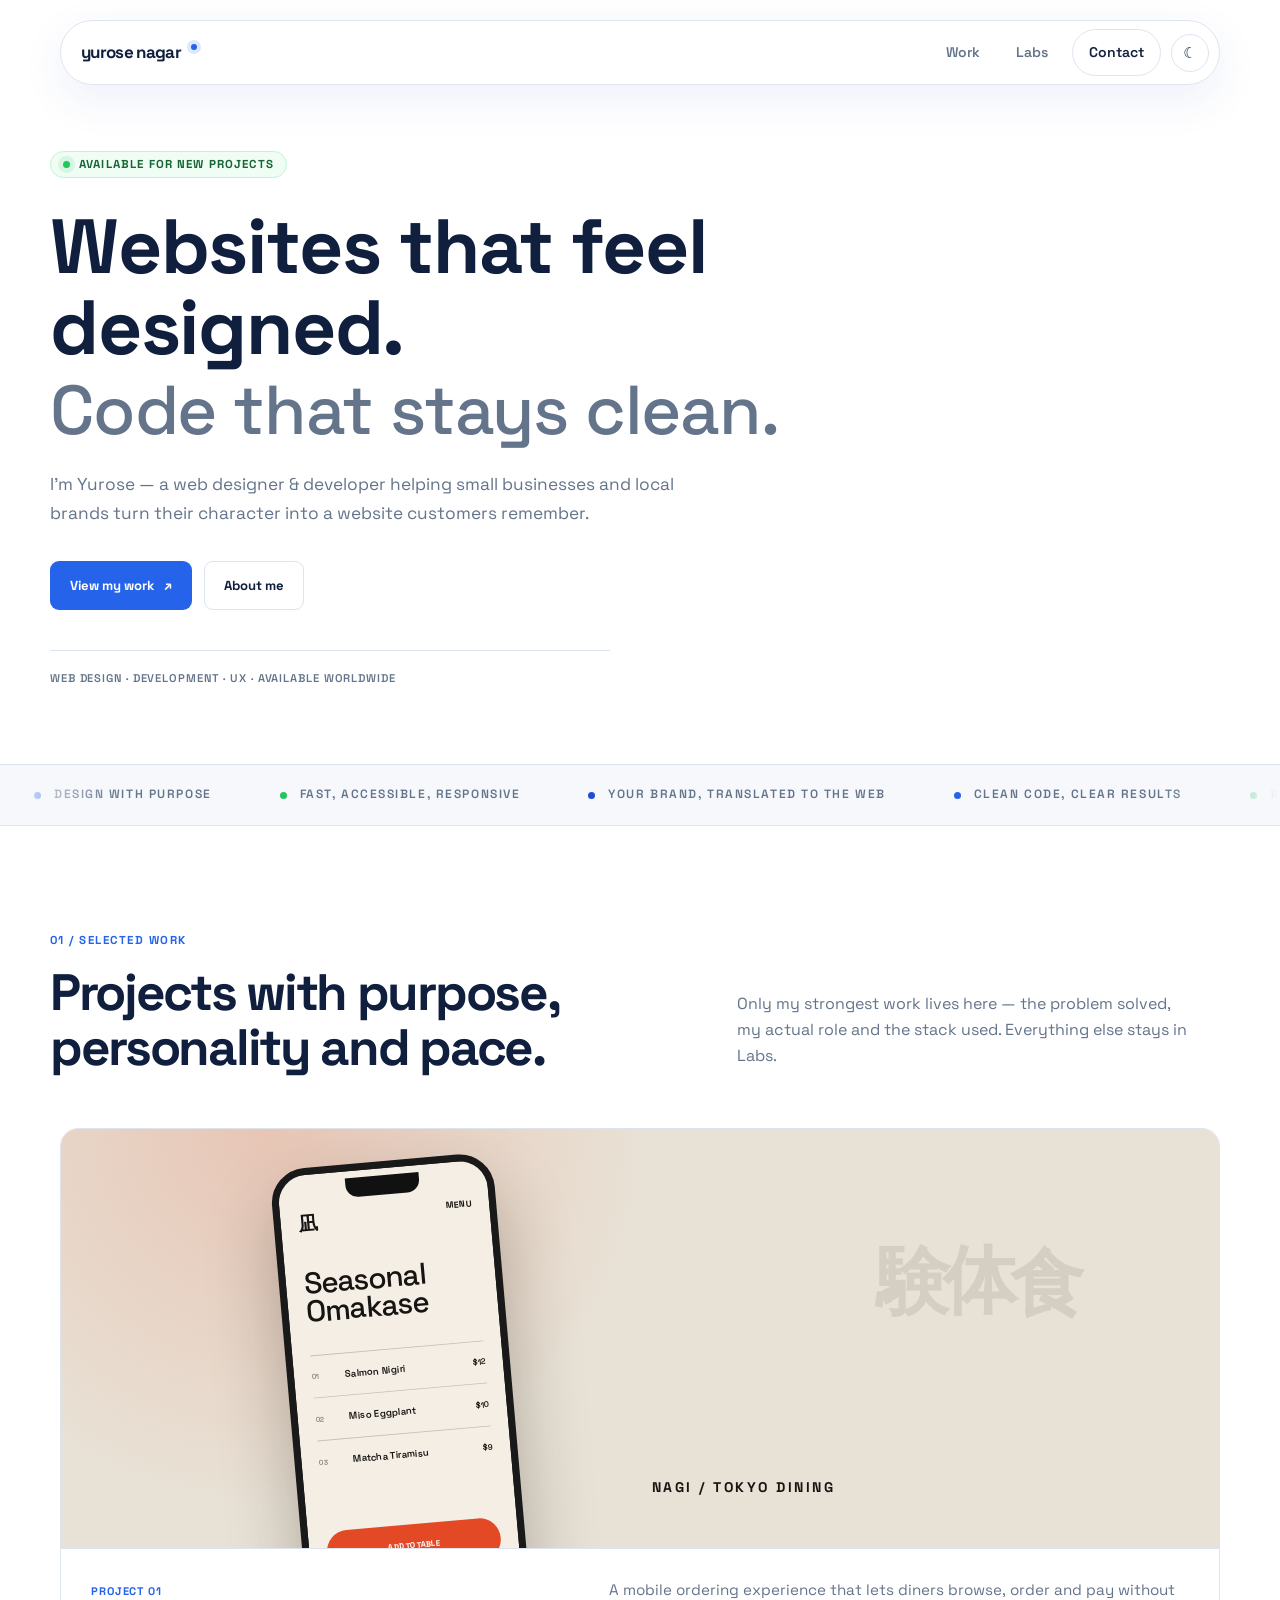
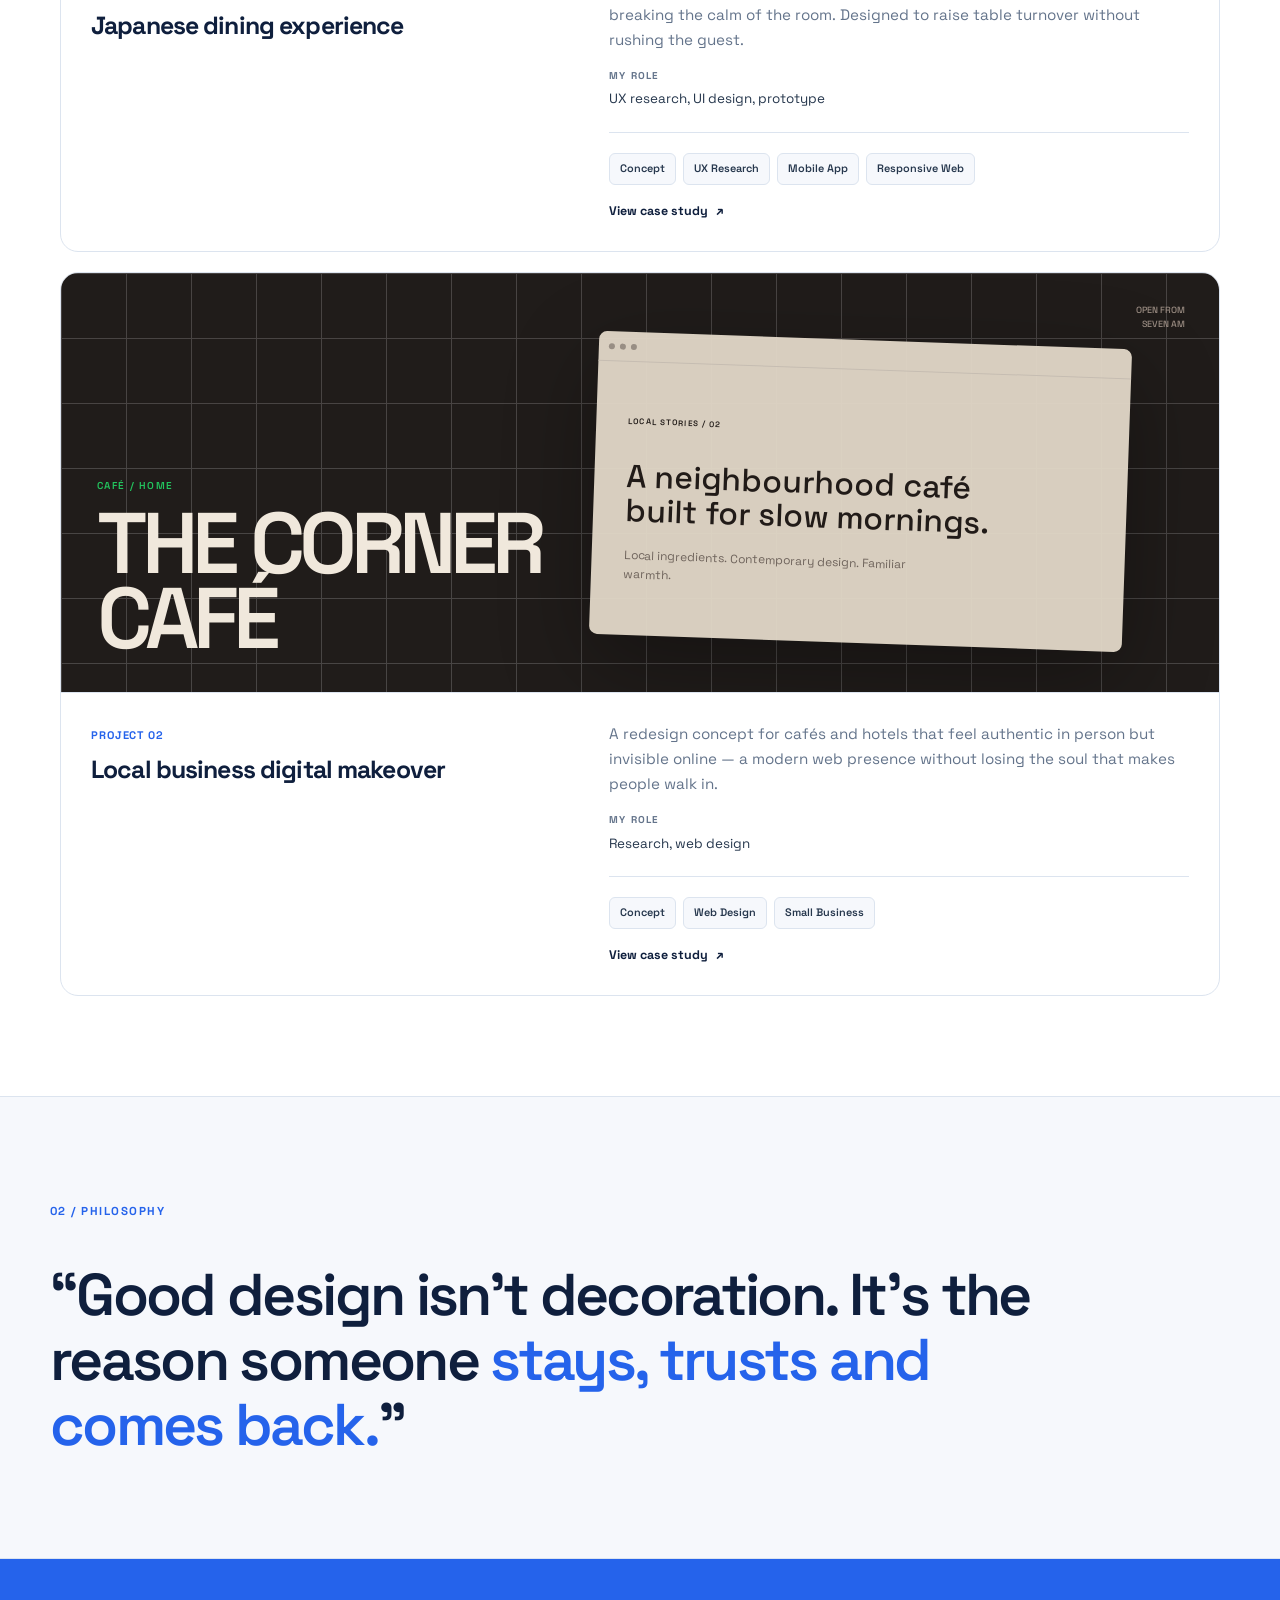
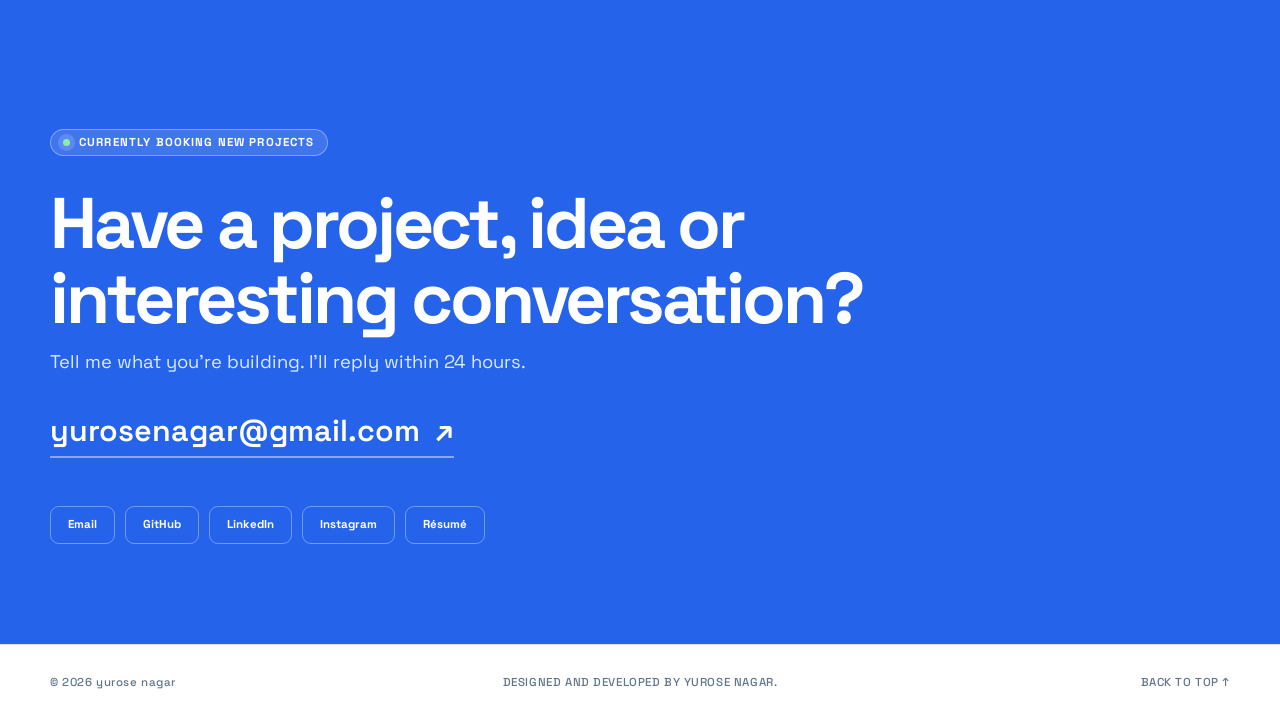
<file: index.html>
<!DOCTYPE html>
<!-- File: index.html -->
<html lang="en">
<head>
  <meta charset="utf-8">
  <meta name="viewport" content="width=device-width, initial-scale=1">
  <meta name="description" content="Yurose Nagar — web designer & developer helping small businesses turn their character into websites customers remember.">
  <meta name="theme-color" content="#ffffff">
  <title>yurose nagar</title>

  <link rel="icon" href="assets/icons/favicon.svg" type="image/svg+xml">
  <link rel="preconnect" href="https://fonts.googleapis.com">
  <link rel="preconnect" href="https://fonts.gstatic.com" crossorigin>
  <link href="https://fonts.googleapis.com/css2?family=Space+Grotesk:wght@400;500;600;700&display=swap" rel="stylesheet">

  <!-- Styles are split by responsibility. Load order matters. -->
  <link rel="stylesheet" href="assets/css/tokens.css">
  <link rel="stylesheet" href="assets/css/base.css">
  <link rel="stylesheet" href="assets/css/layout.css">
  <link rel="stylesheet" href="assets/css/components.css">
  <link rel="stylesheet" href="assets/css/sections/hero.css">
  <link rel="stylesheet" href="assets/css/sections/work.css">
  <link rel="stylesheet" href="assets/css/sections/manifesto.css">
  <link rel="stylesheet" href="assets/css/sections/contact.css">
  <link rel="stylesheet" href="assets/css/sections/page.css">
  <script src="assets/js/features/theme.js"></script>

  <!-- Scripts use a small global namespace so pages also work when opened directly. -->
  <script defer src="assets/js/types/content-types.js"></script>
  <script defer src="assets/js/data/site-content.js"></script>
  <script defer src="assets/js/utils/dom.js"></script>
  <script defer src="assets/js/components/navbar.js"></script>
  <script defer src="assets/js/components/motivation-ticker.js"></script>
  <script defer src="assets/js/components/project-card.js"></script>
  <script defer src="assets/js/components/services.js"></script>
  <script defer src="assets/js/components/journey-timeline.js"></script>
  <script defer src="assets/js/components/journal-list.js"></script>
  <script defer src="assets/js/components/social-links.js"></script>
  <script defer src="assets/js/components/footer.js"></script>
  <script defer src="assets/js/features/navigation.js"></script>
  <script defer src="assets/js/features/reveal.js"></script>
  <script defer src="assets/js/features/placeholders.js"></script>
  <script defer src="assets/js/main.js"></script>
</head>
<body>

<div aria-hidden="true" class="noise"></div>
<div aria-hidden="true" class="orb orb-light-blue"></div>
<div aria-hidden="true" class="orb orb-deep-blue"></div>
<div id="site-navbar"></div>
<main>

<!-- Section 1: Hero -->
<section class="hero section-pad">
<div class="hero-grid shell">
<div class="hero-copy reveal">
<div class="eyebrow"><span class="status-dot"></span> AVAILABLE FOR NEW PROJECTS</div>
<h1>
  <span class="hero-title-primary">Websites that feel designed.</span>
  <span class="hero-title-secondary">Code that stays clean.</span>
</h1>
<p class="hero-lead">I’m Yurose — a web designer &amp; developer helping small businesses and local brands turn their character into a website customers remember.</p>
<div class="hero-actions">
<a class="button button-primary" href="work.html">View my work <span>↗</span></a>
<a class="button button-ghost" href="about.html">About me</a>
</div>
<div class="hero-note">WEB DESIGN · DEVELOPMENT · UX · AVAILABLE WORLDWIDE</div>
</div>
</div>
</section>
<div id="motivation-ticker"></div>

<!-- Section 2: Selected work -->
<section class="section-pad" id="work">
<div class="shell">
<div class="section-heading section-heading--compact reveal">
<div>
<span class="section-index">01 / SELECTED WORK</span>
<h2>Projects with purpose,<br/>personality and pace.</h2>
</div>
<p>Only my strongest work lives here — the problem solved, my actual role and the stack used. Everything else stays in Labs.</p>
</div>
<div class="projects-grid" id="projects-grid"></div>
</div>
</section>

<!-- Section 3: Philosophy -->
<section class="manifesto section-pad">
<div class="shell manifesto-inner reveal">
<span class="section-index">02 / PHILOSOPHY</span>
<blockquote>“Good design isn’t decoration. It’s the reason someone <em>stays, trusts and comes back.</em>”</blockquote>
</div>
</section>

<!-- Section 4: Contact -->
<section class="contact section-pad" id="contact">
<div class="shell contact-inner reveal">
<div class="contact-kicker"><span class="status-dot"></span> CURRENTLY BOOKING NEW PROJECTS</div>
<h2>Have a project, idea or<br/>interesting conversation?</h2>
<p>Tell me what you’re building. I’ll reply within 24 hours.</p>
<a class="contact-email" href="mailto:yurosenagar@gmail.com">yurosenagar@gmail.com <span>↗</span></a>
<div class="social-row" id="social-links"></div>
</div>
</section>

</main>
<div id="site-footer"></div>

</body>
</html>
</file>
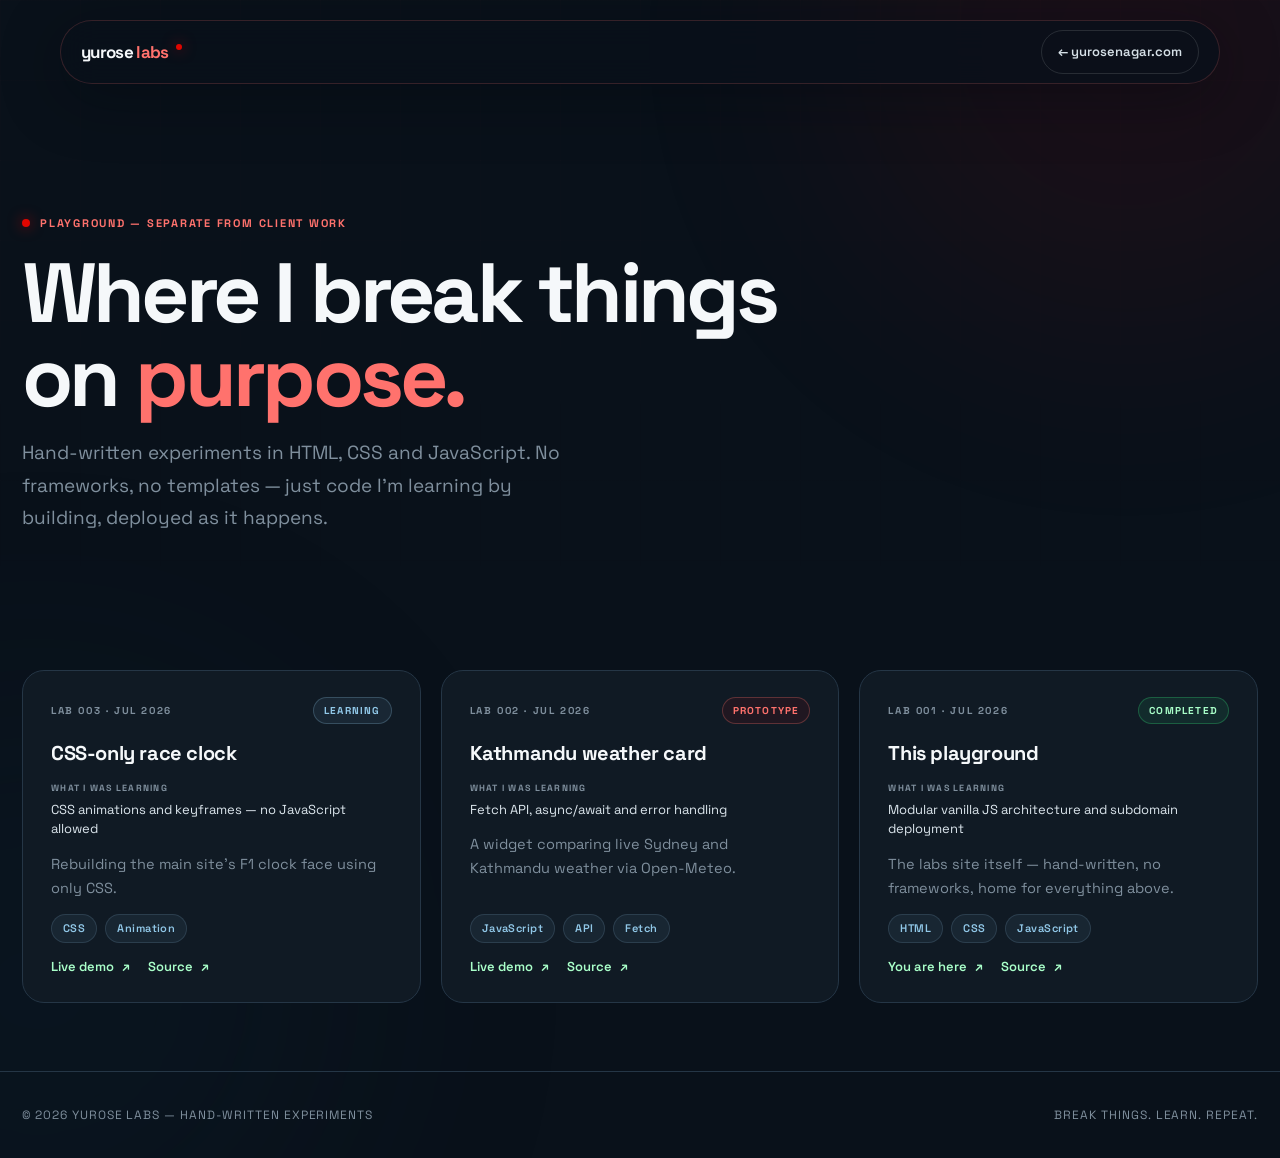
<file: labs/index.html>
<!DOCTYPE html>
<!-- File: labs/index.html -->
<html lang="en">
<head>
  <meta charset="utf-8">
  <meta name="viewport" content="width=device-width, initial-scale=1">
  <meta name="description" content="Yurose Labs — a playground of hand-written HTML, CSS and JavaScript experiments.">
  <meta name="theme-color" content="#09111a">
  <title>yurose labs — playground</title>

  <link rel="icon" href="assets/icons/favicon.svg" type="image/svg+xml">
  <link rel="preconnect" href="https://fonts.googleapis.com">
  <link rel="preconnect" href="https://fonts.gstatic.com" crossorigin>
  <link href="https://fonts.googleapis.com/css2?family=Space+Grotesk:wght@400;500;600;700&display=swap" rel="stylesheet">

  <link rel="stylesheet" href="assets/css/tokens.css">
  <link rel="stylesheet" href="assets/css/base.css">
  <link rel="stylesheet" href="assets/css/labs.css">

  <script defer src="assets/js/data/experiments.js"></script>
  <script defer src="assets/js/utils/dom.js"></script>
  <script defer src="assets/js/components/experiment-card.js"></script>
  <script defer src="assets/js/features/reveal.js"></script>
  <script defer src="assets/js/main.js"></script>
</head>
<body>

<div aria-hidden="true" class="orb orb-red"></div>
<div aria-hidden="true" class="orb orb-deep-blue"></div>

<header class="labs-header">
  <nav class="labs-nav" aria-label="Labs navigation">
    <a class="labs-brand" href="index.html" id="labs-brand">yurose labs</a>
    <a class="labs-back" href="https://yurosenagar.com" id="labs-back">← yurosenagar.com</a>
  </nav>
</header>

<main>
<section class="labs-hero section-pad">
<div class="shell reveal">
<div class="eyebrow"><span class="status-dot"></span> PLAYGROUND — SEPARATE FROM CLIENT WORK</div>
<h1>Where I break things<br/>on <em>purpose.</em></h1>
<p>Hand-written experiments in HTML, CSS and JavaScript. No frameworks, no templates — just code I’m learning by building, deployed as it happens.</p>
</div>
</section>

<section class="section-pad" id="experiments">
<div class="shell">
<div class="experiments-grid" id="experiments-grid"></div>
</div>
</section>
</main>

<footer class="labs-footer">
  <div class="shell">
    <span>© <span id="year"></span> <span id="labs-footer-left"></span></span>
    <span id="labs-footer-right"></span>
  </div>
</footer>

</body>
</html>
</file>
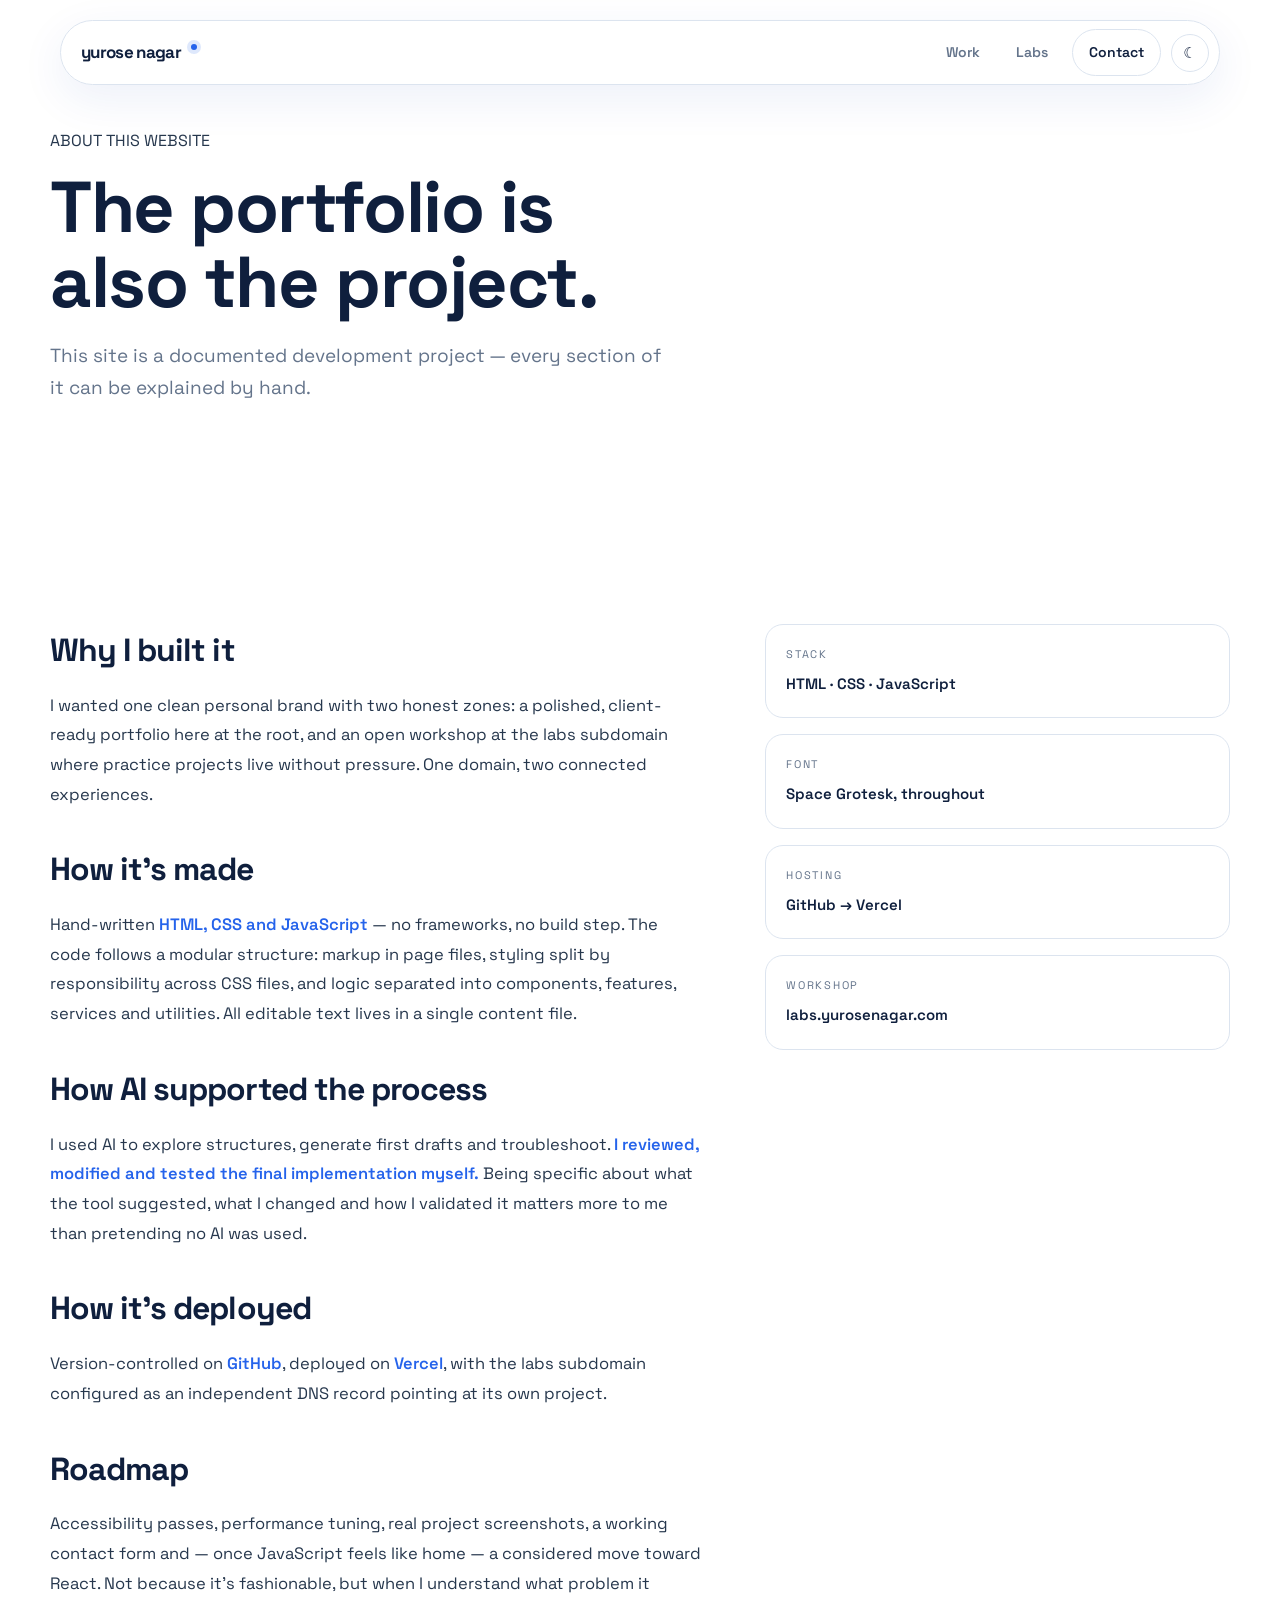
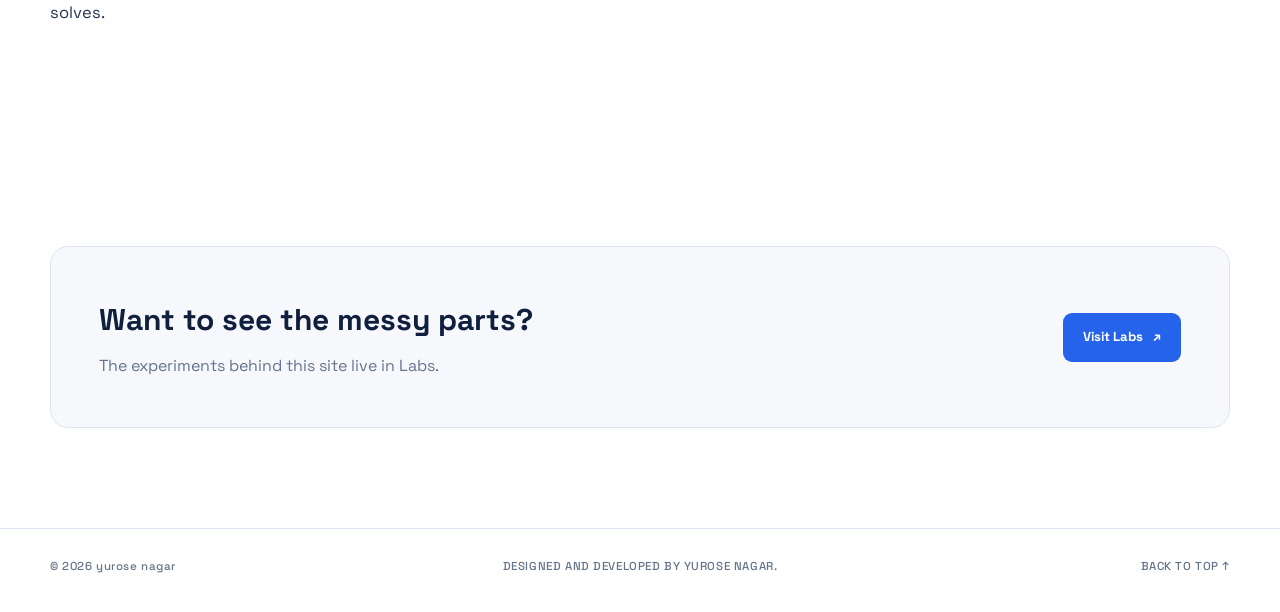
<file: about-this-site.html>
<!DOCTYPE html>
<!-- File: about-this-site.html -->
<html lang="en">
<head>
  <meta charset="utf-8">
  <meta name="viewport" content="width=device-width, initial-scale=1">
  <meta name="description" content="About this website — how yurosenagar.com was designed, built and deployed, including how AI supported the process.">
  <meta name="theme-color" content="#ffffff">
  <title>About this website — yurose nagar</title>

  <link rel="icon" href="assets/icons/favicon.svg" type="image/svg+xml">
  <link rel="preconnect" href="https://fonts.googleapis.com">
  <link rel="preconnect" href="https://fonts.gstatic.com" crossorigin>
  <link href="https://fonts.googleapis.com/css2?family=Space+Grotesk:wght@400;500;600;700&display=swap" rel="stylesheet">

  <link rel="stylesheet" href="assets/css/tokens.css">
  <link rel="stylesheet" href="assets/css/base.css">
  <link rel="stylesheet" href="assets/css/layout.css">
  <link rel="stylesheet" href="assets/css/components.css">
  <link rel="stylesheet" href="assets/css/sections/page.css">
  <script src="assets/js/features/theme.js"></script>

  <script defer src="assets/js/types/content-types.js"></script>
  <script defer src="assets/js/data/site-content.js"></script>
  <script defer src="assets/js/utils/dom.js"></script>
  <script defer src="assets/js/components/navbar.js"></script>
  <script defer src="assets/js/components/motivation-ticker.js"></script>
  <script defer src="assets/js/components/project-card.js"></script>
  <script defer src="assets/js/components/services.js"></script>
  <script defer src="assets/js/components/journey-timeline.js"></script>
  <script defer src="assets/js/components/journal-list.js"></script>
  <script defer src="assets/js/components/social-links.js"></script>
  <script defer src="assets/js/components/footer.js"></script>
  <script defer src="assets/js/features/navigation.js"></script>
  <script defer src="assets/js/features/reveal.js"></script>
  <script defer src="assets/js/features/placeholders.js"></script>
  <script defer src="assets/js/main.js"></script>
</head>
<body>

<div aria-hidden="true" class="noise"></div>
<div aria-hidden="true" class="orb orb-light-blue"></div>
<div aria-hidden="true" class="orb orb-deep-blue"></div>
<div id="site-navbar"></div>
<main>
<section class="page-hero section-pad">
<div class="shell reveal">
<div class="eyebrow"><span class="status-dot"></span> ABOUT THIS WEBSITE</div>
<h1>The portfolio is<br/>also the project.</h1>
<p class="page-lead">This site is a documented development project — every section of it can be explained by hand.</p>
</div>
</section>

<section class="section-pad">
<div class="shell">
<div class="about-grid">
<div class="about-story">
<div class="prose reveal">
<h2>Why I built it</h2>
<p>I wanted one clean personal brand with two honest zones: a polished, client-ready portfolio here at the root, and an open workshop at the labs subdomain where practice projects live without pressure. One domain, two connected experiences.</p>
</div>
<div class="prose reveal">
<h2>How it’s made</h2>
<p>Hand-written <strong>HTML, CSS and JavaScript</strong> — no frameworks, no build step. The code follows a modular structure: markup in page files, styling split by responsibility across CSS files, and logic separated into components, features, services and utilities. All editable text lives in a single content file.</p>
</div>
<div class="prose reveal">
<h2>How AI supported the process</h2>
<p>I used AI to explore structures, generate first drafts and troubleshoot. <strong>I reviewed, modified and tested the final implementation myself.</strong> Being specific about what the tool suggested, what I changed and how I validated it matters more to me than pretending no AI was used.</p>
</div>
<div class="prose reveal">
<h2>How it’s deployed</h2>
<p>Version-controlled on <strong>GitHub</strong>, deployed on <strong>Vercel</strong>, with the labs subdomain configured as an independent DNS record pointing at its own project.</p>
</div>
<div class="prose reveal">
<h2>Roadmap</h2>
<p>Accessibility passes, performance tuning, real project screenshots, a working contact form and — once JavaScript feels like home — a considered move toward React. Not because it’s fashionable, but when I understand what problem it solves.</p>
</div>
</div>
<div class="about-facts reveal">
<div class="about-fact"><span>STACK</span><strong>HTML · CSS · JavaScript</strong></div>
<div class="about-fact"><span>FONT</span><strong>Space Grotesk, throughout</strong></div>
<div class="about-fact"><span>HOSTING</span><strong>GitHub → Vercel</strong></div>
<div class="about-fact"><span>WORKSHOP</span><strong>labs.yurosenagar.com</strong></div>
</div>
</div>
</div>
</section>

<section class="section-pad">
<div class="shell reveal">
<div class="cta-band">
<div>
<h2>Want to see the messy parts?</h2>
<p>The experiments behind this site live in Labs.</p>
</div>
<a class="button button-primary" href="labs/index.html">Visit Labs <span>↗</span></a>
</div>
</div>
</section>
</main>
<div id="site-footer"></div>

</body>
</html>
</file>
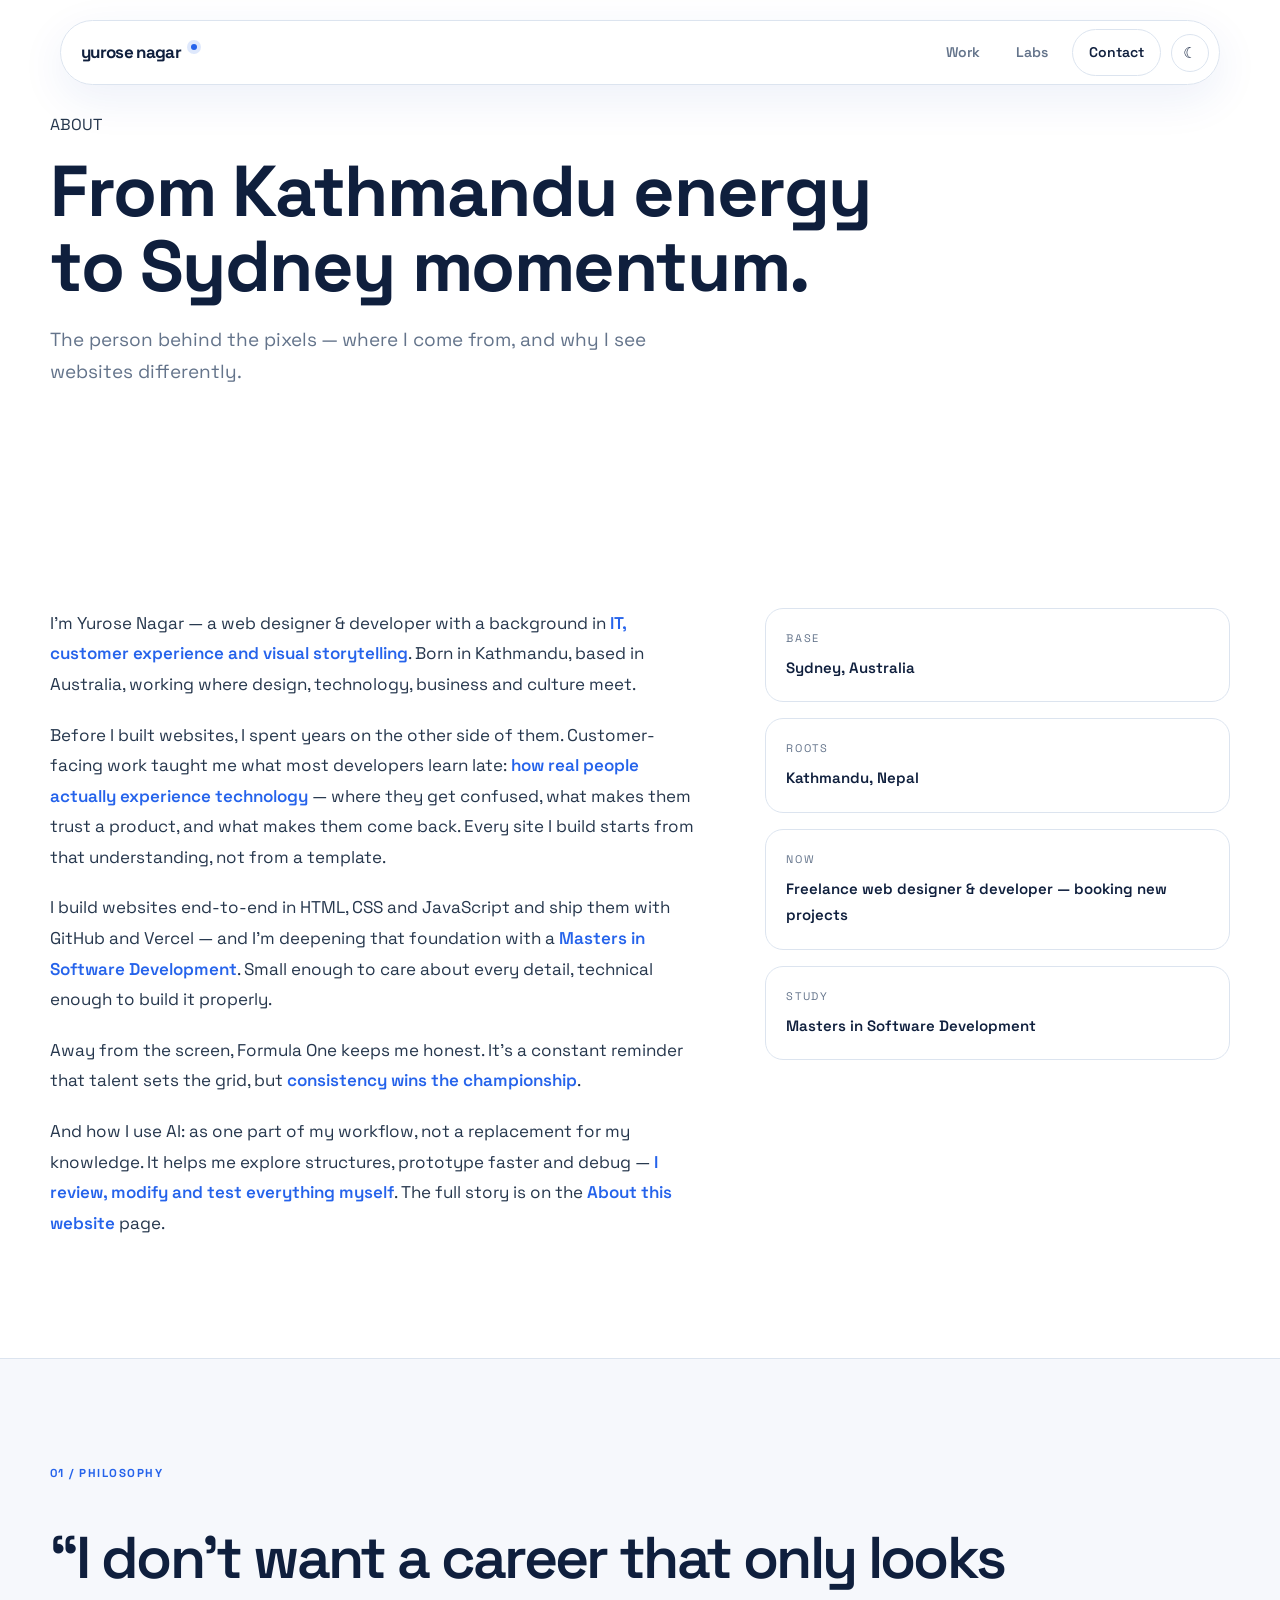
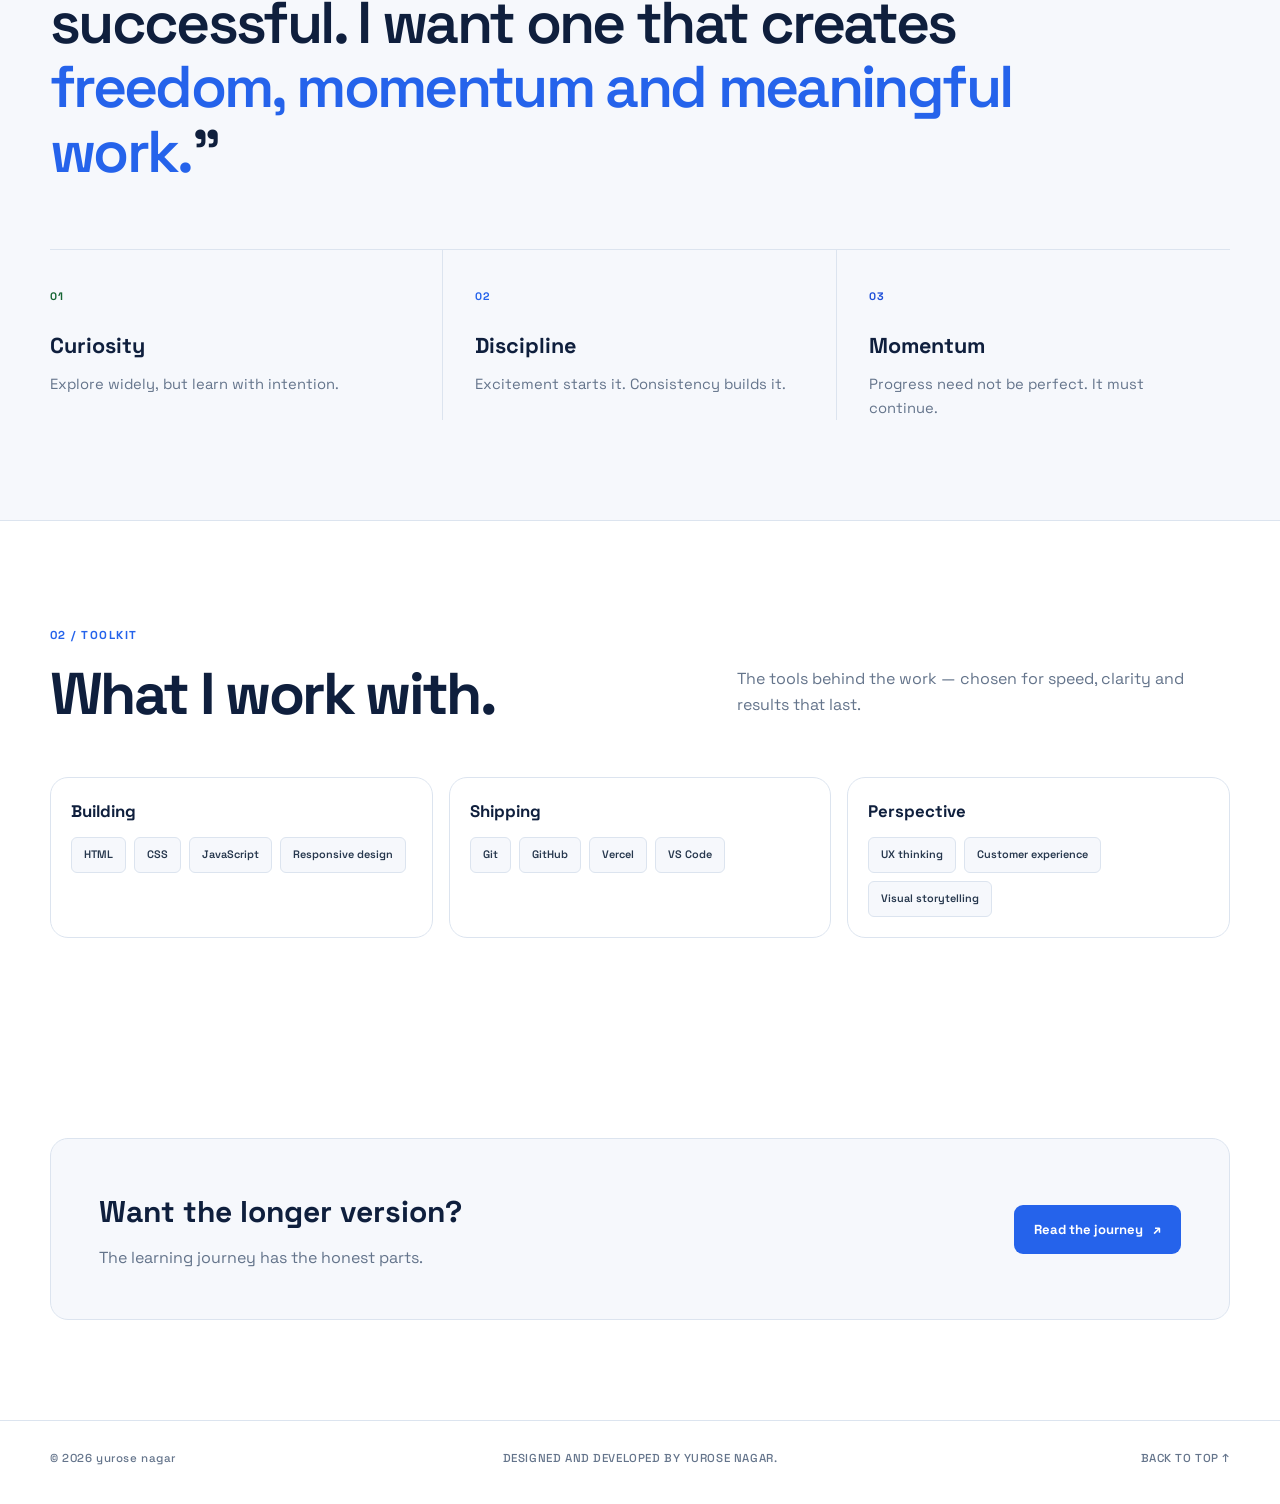
<file: about.html>
<!DOCTYPE html>
<!-- File: about.html -->
<html lang="en">
<head>
  <meta charset="utf-8">
  <meta name="viewport" content="width=device-width, initial-scale=1">
  <meta name="description" content="About Yurose Nagar — background, philosophy and skills.">
  <meta name="theme-color" content="#ffffff">
  <title>About — yurose nagar</title>

  <link rel="icon" href="assets/icons/favicon.svg" type="image/svg+xml">
  <link rel="preconnect" href="https://fonts.googleapis.com">
  <link rel="preconnect" href="https://fonts.gstatic.com" crossorigin>
  <link href="https://fonts.googleapis.com/css2?family=Space+Grotesk:wght@400;500;600;700&display=swap" rel="stylesheet">

  <link rel="stylesheet" href="assets/css/tokens.css">
  <link rel="stylesheet" href="assets/css/base.css">
  <link rel="stylesheet" href="assets/css/layout.css">
  <link rel="stylesheet" href="assets/css/components.css">
  <link rel="stylesheet" href="assets/css/sections/manifesto.css">
  <link rel="stylesheet" href="assets/css/sections/page.css">
  <script src="assets/js/features/theme.js"></script>

  <script defer src="assets/js/types/content-types.js"></script>
  <script defer src="assets/js/data/site-content.js"></script>
  <script defer src="assets/js/utils/dom.js"></script>
  <script defer src="assets/js/components/navbar.js"></script>
  <script defer src="assets/js/components/motivation-ticker.js"></script>
  <script defer src="assets/js/components/project-card.js"></script>
  <script defer src="assets/js/components/services.js"></script>
  <script defer src="assets/js/components/journey-timeline.js"></script>
  <script defer src="assets/js/components/journal-list.js"></script>
  <script defer src="assets/js/components/social-links.js"></script>
  <script defer src="assets/js/components/footer.js"></script>
  <script defer src="assets/js/features/navigation.js"></script>
  <script defer src="assets/js/features/reveal.js"></script>
  <script defer src="assets/js/features/placeholders.js"></script>
  <script defer src="assets/js/main.js"></script>
</head>
<body>

<div aria-hidden="true" class="noise"></div>
<div aria-hidden="true" class="orb orb-light-blue"></div>
<div aria-hidden="true" class="orb orb-deep-blue"></div>
<div id="site-navbar"></div>
<main>
<section class="page-hero section-pad about-hero">
<div class="shell reveal">
<div class="eyebrow"><span class="status-dot"></span> ABOUT</div>
<h1>From Kathmandu energy<br/>to Sydney momentum.</h1>
<p class="page-lead">The person behind the pixels — where I come from, and why I see websites differently.</p>
</div>
</section>
<section class="section-pad">
<div class="shell">
<div class="about-grid">
<div class="about-story reveal">
<p>I’m Yurose Nagar — a web designer &amp; developer with a background in <strong>IT, customer experience and visual storytelling</strong>. Born in Kathmandu, based in Australia, working where design, technology, business and culture meet.</p>
<p>Before I built websites, I spent years on the other side of them. Customer-facing work taught me what most developers learn late: <strong>how real people actually experience technology</strong> — where they get confused, what makes them trust a product, and what makes them come back. Every site I build starts from that understanding, not from a template.</p>
<p>I build websites end-to-end in HTML, CSS and JavaScript and ship them with GitHub and Vercel — and I’m deepening that foundation with a <strong>Masters in Software Development</strong>. Small enough to care about every detail, technical enough to build it properly.</p>
<p>Away from the screen, Formula One keeps me honest. It’s a constant reminder that talent sets the grid, but <strong>consistency wins the championship</strong>.</p>
<p>And how I use AI: as one part of my workflow, not a replacement for my knowledge. It helps me explore structures, prototype faster and debug — <strong>I review, modify and test everything myself</strong>. The full story is on the <a href="about-this-site.html"><strong>About this website</strong></a> page.</p>
</div>
<div class="about-facts reveal">
<div class="about-fact"><span>BASE</span><strong>Sydney, Australia</strong></div>
<div class="about-fact"><span>ROOTS</span><strong>Kathmandu, Nepal</strong></div>
<div class="about-fact"><span>NOW</span><strong>Freelance web designer &amp; developer — booking new projects</strong></div>
<div class="about-fact"><span>STUDY</span><strong>Masters in Software Development</strong></div>
</div>
</div>
</div>
</section>
<section class="manifesto section-pad">
<div class="shell manifesto-inner reveal">
<span class="section-index">01 / PHILOSOPHY</span>
<blockquote>“I don’t want a career that only looks successful. I want one that creates <em>freedom, momentum and meaningful work.</em>”</blockquote>
<div class="values-grid">
<div><span>01</span><h3>Curiosity</h3><p>Explore widely, but learn with intention.</p></div>
<div><span>02</span><h3>Discipline</h3><p>Excitement starts it. Consistency builds it.</p></div>
<div><span>03</span><h3>Momentum</h3><p>Progress need not be perfect. It must continue.</p></div>
</div>
</div>
</section>
<section class="section-pad">
<div class="shell">
<div class="section-heading reveal">
<div><span class="section-index">02 / TOOLKIT</span><h2>What I work with.</h2></div>
<p>The tools behind the work — chosen for speed, clarity and results that last.</p>
</div>
<div class="skills-grid reveal">
<div>
<h3>Building</h3>
<ul><li>HTML</li><li>CSS</li><li>JavaScript</li><li>Responsive design</li></ul>
</div>
<div>
<h3>Shipping</h3>
<ul><li>Git</li><li>GitHub</li><li>Vercel</li><li>VS Code</li></ul>
</div>
<div>
<h3>Perspective</h3>
<ul><li>UX thinking</li><li>Customer experience</li><li>Visual storytelling</li></ul>
</div>
</div>
</div>
</section>
<section class="section-pad">
<div class="shell reveal">
<div class="cta-band">
<div>
<h2>Want the longer version?</h2>
<p>The learning journey has the honest parts.</p>
</div>
<a class="button button-primary" href="journey.html">Read the journey <span>↗</span></a>
</div>
</div>
</section>
</main>
<div id="site-footer"></div>

</body>
</html>
</file>
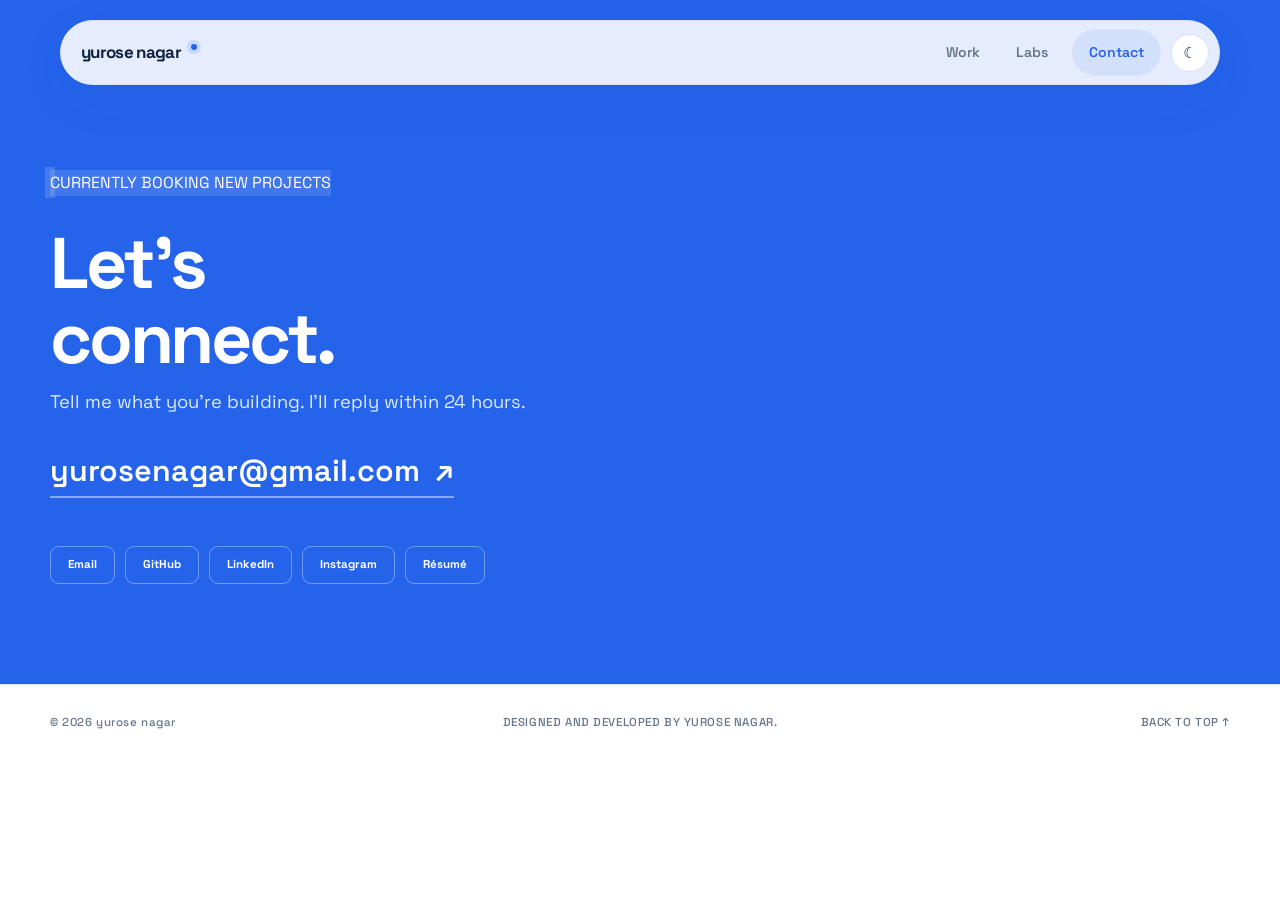
<file: contact.html>
<!DOCTYPE html>
<!-- File: contact.html -->
<html lang="en">
<head>
  <meta charset="utf-8">
  <meta name="viewport" content="width=device-width, initial-scale=1">
  <meta name="description" content="Contact Yurose Nagar — open to ideas, collaborations and good conversations.">
  <meta name="theme-color" content="#ffffff">
  <title>Contact — yurose nagar</title>

  <link rel="icon" href="assets/icons/favicon.svg" type="image/svg+xml">
  <link rel="preconnect" href="https://fonts.googleapis.com">
  <link rel="preconnect" href="https://fonts.gstatic.com" crossorigin>
  <link href="https://fonts.googleapis.com/css2?family=Space+Grotesk:wght@400;500;600;700&display=swap" rel="stylesheet">

  <link rel="stylesheet" href="assets/css/tokens.css">
  <link rel="stylesheet" href="assets/css/base.css">
  <link rel="stylesheet" href="assets/css/layout.css">
  <link rel="stylesheet" href="assets/css/components.css">
  <link rel="stylesheet" href="assets/css/sections/contact.css">
  <link rel="stylesheet" href="assets/css/sections/page.css">
  <script src="assets/js/features/theme.js"></script>

  <script defer src="assets/js/types/content-types.js"></script>
  <script defer src="assets/js/data/site-content.js"></script>
  <script defer src="assets/js/utils/dom.js"></script>
  <script defer src="assets/js/components/navbar.js"></script>
  <script defer src="assets/js/components/motivation-ticker.js"></script>
  <script defer src="assets/js/components/project-card.js"></script>
  <script defer src="assets/js/components/services.js"></script>
  <script defer src="assets/js/components/journey-timeline.js"></script>
  <script defer src="assets/js/components/journal-list.js"></script>
  <script defer src="assets/js/components/social-links.js"></script>
  <script defer src="assets/js/components/footer.js"></script>
  <script defer src="assets/js/features/navigation.js"></script>
  <script defer src="assets/js/features/reveal.js"></script>
  <script defer src="assets/js/features/placeholders.js"></script>
  <script defer src="assets/js/main.js"></script>
</head>
<body>

<div aria-hidden="true" class="noise"></div>
<div aria-hidden="true" class="orb orb-light-blue"></div>
<div aria-hidden="true" class="orb orb-deep-blue"></div>
<div id="site-navbar"></div>
<main>
<section class="contact section-pad" id="contact">
<div class="shell contact-inner reveal">
<div class="contact-kicker"><span class="status-dot"></span> CURRENTLY BOOKING NEW PROJECTS</div>
<h2>Let’s<br/>connect.</h2>
<p>Tell me what you’re building. I’ll reply within 24 hours.</p>
<a class="contact-email" href="mailto:yurosenagar@gmail.com">yurosenagar@gmail.com <span>↗</span></a>
<div class="social-row" id="social-links"></div>
</div>
</section>
</main>
<div id="site-footer"></div>

</body>
</html>
</file>
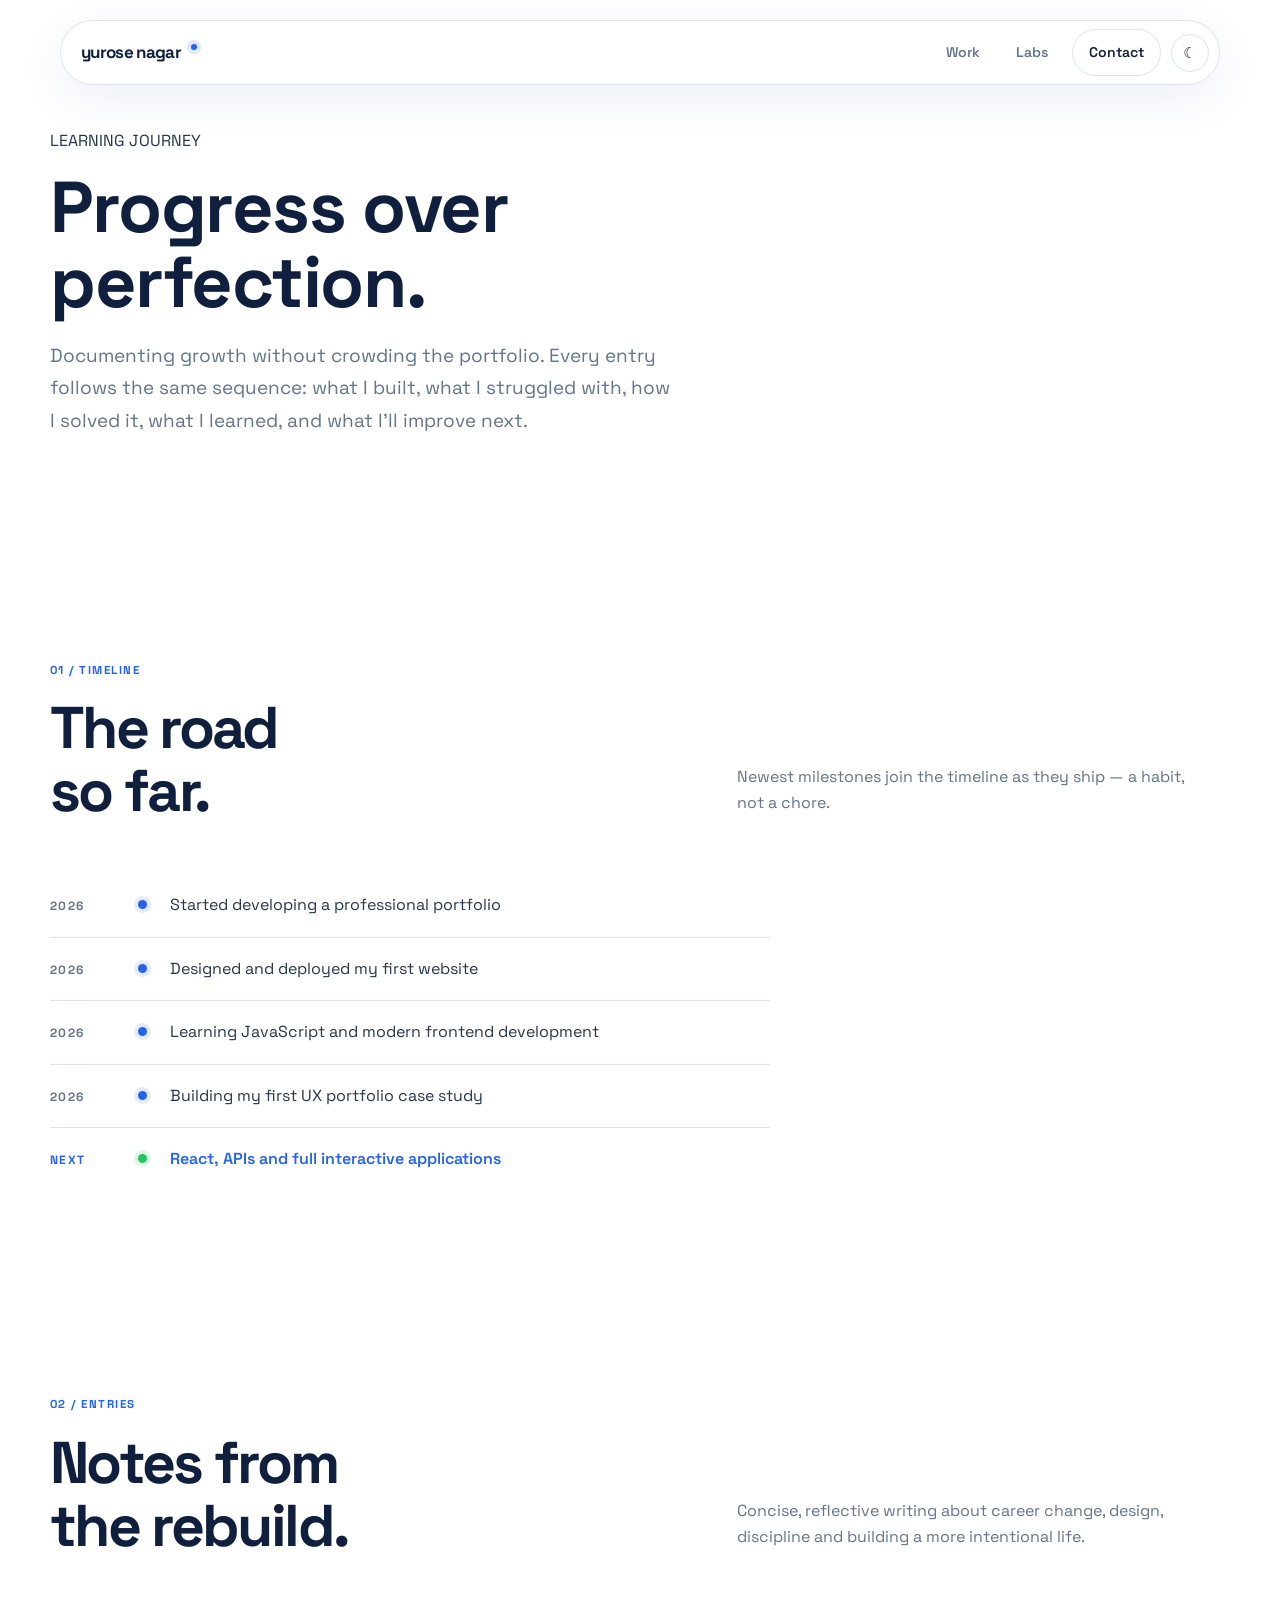
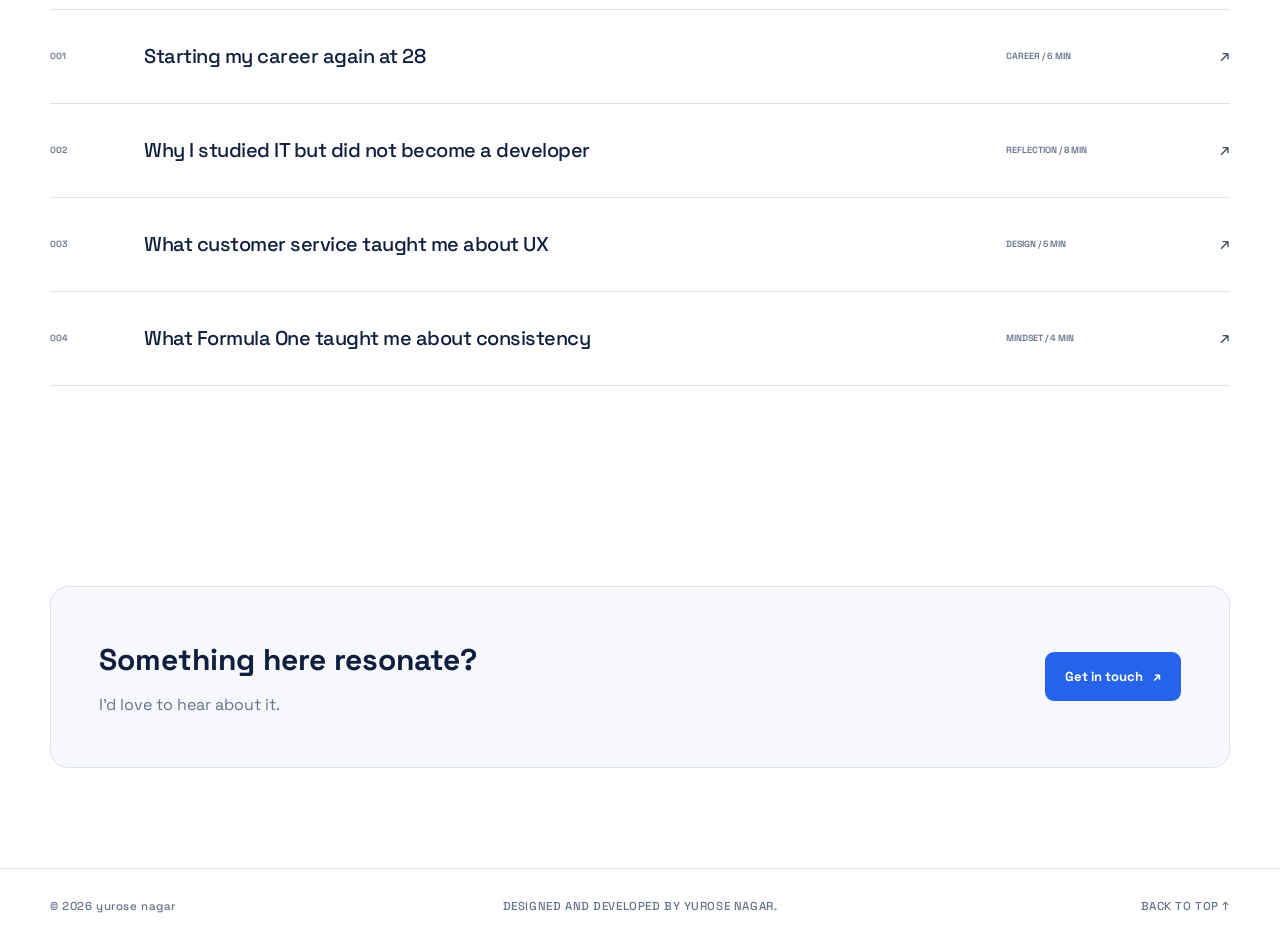
<file: journey.html>
<!DOCTYPE html>
<!-- File: journey.html -->
<html lang="en">
<head>
  <meta charset="utf-8">
  <meta name="viewport" content="width=device-width, initial-scale=1">
  <meta name="description" content="Learning Journey — Yurose Nagar documents progress, one project at a time.">
  <meta name="theme-color" content="#ffffff">
  <title>Journey — yurose nagar</title>

  <link rel="icon" href="assets/icons/favicon.svg" type="image/svg+xml">
  <link rel="preconnect" href="https://fonts.googleapis.com">
  <link rel="preconnect" href="https://fonts.gstatic.com" crossorigin>
  <link href="https://fonts.googleapis.com/css2?family=Space+Grotesk:wght@400;500;600;700&display=swap" rel="stylesheet">

  <link rel="stylesheet" href="assets/css/tokens.css">
  <link rel="stylesheet" href="assets/css/base.css">
  <link rel="stylesheet" href="assets/css/layout.css">
  <link rel="stylesheet" href="assets/css/components.css">
  <link rel="stylesheet" href="assets/css/sections/journal.css">
  <link rel="stylesheet" href="assets/css/sections/page.css">
  <script src="assets/js/features/theme.js"></script>

  <script defer src="assets/js/types/content-types.js"></script>
  <script defer src="assets/js/data/site-content.js"></script>
  <script defer src="assets/js/utils/dom.js"></script>
  <script defer src="assets/js/components/navbar.js"></script>
  <script defer src="assets/js/components/motivation-ticker.js"></script>
  <script defer src="assets/js/components/project-card.js"></script>
  <script defer src="assets/js/components/services.js"></script>
  <script defer src="assets/js/components/journey-timeline.js"></script>
  <script defer src="assets/js/components/journal-list.js"></script>
  <script defer src="assets/js/components/social-links.js"></script>
  <script defer src="assets/js/components/footer.js"></script>
  <script defer src="assets/js/features/navigation.js"></script>
  <script defer src="assets/js/features/reveal.js"></script>
  <script defer src="assets/js/features/placeholders.js"></script>
  <script defer src="assets/js/main.js"></script>
</head>
<body>

<div aria-hidden="true" class="noise"></div>
<div aria-hidden="true" class="orb orb-light-blue"></div>
<div aria-hidden="true" class="orb orb-deep-blue"></div>
<div id="site-navbar"></div>
<main>
<section class="page-hero section-pad">
<div class="shell reveal">
<div class="eyebrow"><span class="status-dot"></span> LEARNING JOURNEY</div>
<h1>Progress over<br/>perfection.</h1>
<p class="page-lead">Documenting growth without crowding the portfolio. Every entry follows the same sequence: what I built, what I struggled with, how I solved it, what I learned, and what I’ll improve next.</p>
</div>
</section>

<section class="section-pad" id="timeline-section">
<div class="shell">
<div class="section-heading reveal">
<div><span class="section-index">01 / TIMELINE</span><h2>The road<br/>so far.</h2></div>
<p>Newest milestones join the timeline as they ship — a habit, not a chore.</p>
</div>
<div class="timeline" id="journey-timeline"></div>
</div>
</section>

<section class="section-pad" id="entries">
<div class="shell">
<div class="section-heading reveal">
<div><span class="section-index">02 / ENTRIES</span><h2>Notes from<br/>the rebuild.</h2></div>
<p>Concise, reflective writing about career change, design, discipline and building a more intentional life.</p>
</div>
<div class="journal-list" id="journal-list"></div>
</div>
</section>

<section class="section-pad">
<div class="shell reveal">
<div class="cta-band">
<div>
<h2>Something here resonate?</h2>
<p>I’d love to hear about it.</p>
</div>
<a class="button button-primary" href="contact.html">Get in touch <span>↗</span></a>
</div>
</div>
</section>
</main>
<div id="site-footer"></div>

</body>
</html>
</file>
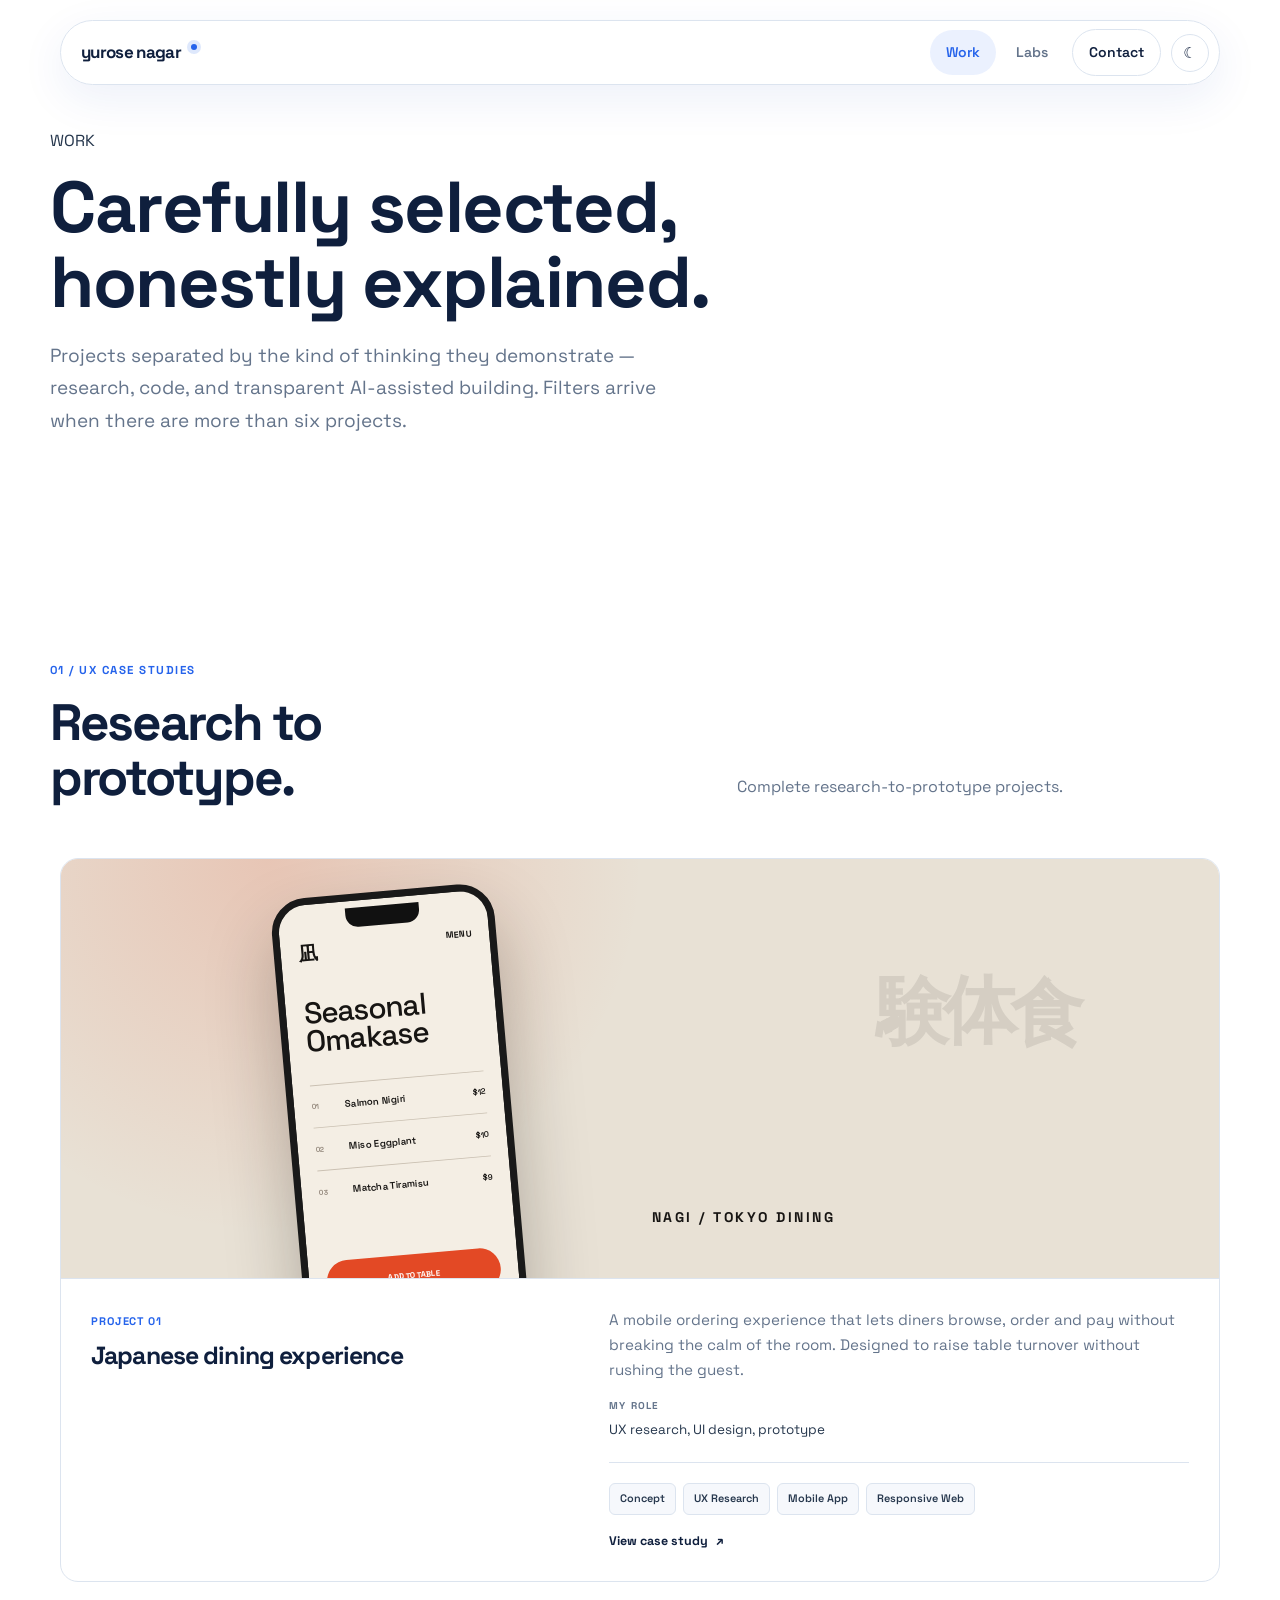
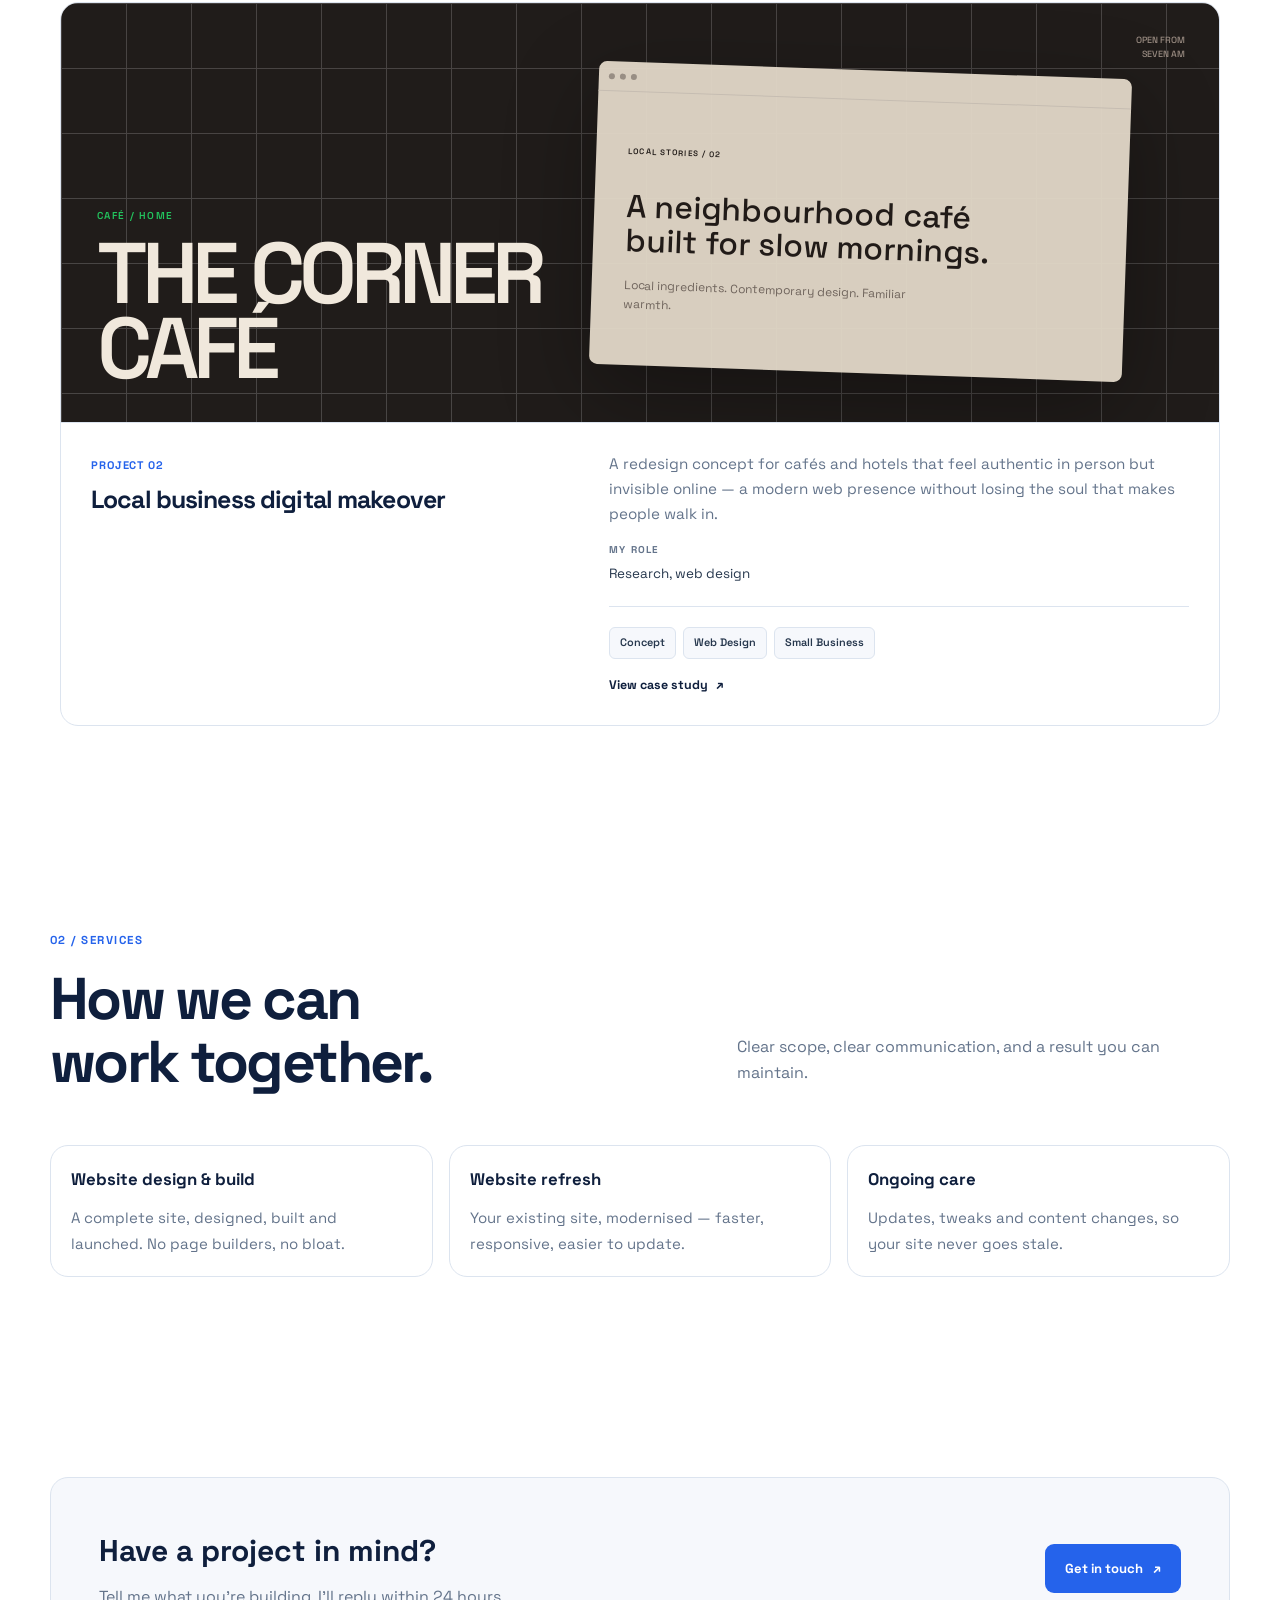
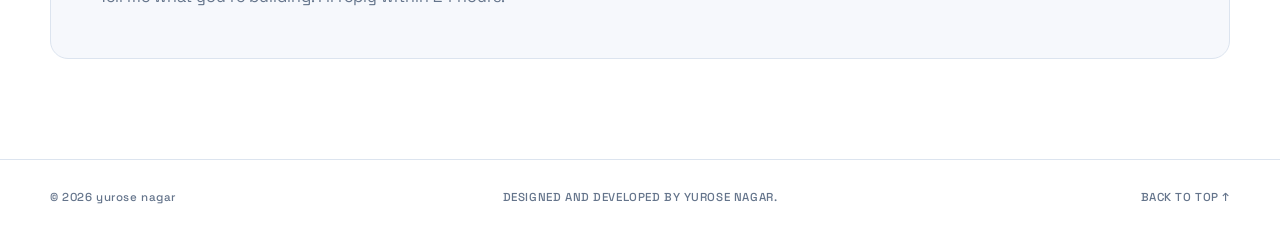
<file: work.html>
<!DOCTYPE html>
<!-- File: work.html -->
<html lang="en">
<head>
  <meta charset="utf-8">
  <meta name="viewport" content="width=device-width, initial-scale=1">
  <meta name="description" content="Work by Yurose Nagar — UX case studies, development projects and AI-assisted projects.">
  <meta name="theme-color" content="#ffffff">
  <title>Work — yurose nagar</title>

  <link rel="icon" href="assets/icons/favicon.svg" type="image/svg+xml">
  <link rel="preconnect" href="https://fonts.googleapis.com">
  <link rel="preconnect" href="https://fonts.gstatic.com" crossorigin>
  <link href="https://fonts.googleapis.com/css2?family=Space+Grotesk:wght@400;500;600;700&display=swap" rel="stylesheet">

  <link rel="stylesheet" href="assets/css/tokens.css">
  <link rel="stylesheet" href="assets/css/base.css">
  <link rel="stylesheet" href="assets/css/layout.css">
  <link rel="stylesheet" href="assets/css/components.css">
  <link rel="stylesheet" href="assets/css/sections/work.css">
  <link rel="stylesheet" href="assets/css/sections/page.css">
  <script src="assets/js/features/theme.js"></script>

  <script defer src="assets/js/types/content-types.js"></script>
  <script defer src="assets/js/data/site-content.js"></script>
  <script defer src="assets/js/utils/dom.js"></script>
  <script defer src="assets/js/components/navbar.js"></script>
  <script defer src="assets/js/components/motivation-ticker.js"></script>
  <script defer src="assets/js/components/project-card.js"></script>
  <script defer src="assets/js/components/services.js"></script>
  <script defer src="assets/js/components/journey-timeline.js"></script>
  <script defer src="assets/js/components/journal-list.js"></script>
  <script defer src="assets/js/components/social-links.js"></script>
  <script defer src="assets/js/components/footer.js"></script>
  <script defer src="assets/js/features/navigation.js"></script>
  <script defer src="assets/js/features/reveal.js"></script>
  <script defer src="assets/js/features/placeholders.js"></script>
  <script defer src="assets/js/main.js"></script>
</head>
<body>

<div aria-hidden="true" class="noise"></div>
<div aria-hidden="true" class="orb orb-light-blue"></div>
<div aria-hidden="true" class="orb orb-deep-blue"></div>
<div id="site-navbar"></div>
<main>
<section class="page-hero section-pad">
<div class="shell reveal">
<div class="eyebrow"><span class="status-dot"></span> WORK</div>
<h1>Carefully selected,<br/>honestly explained.</h1>
<p class="page-lead">Projects separated by the kind of thinking they demonstrate — research, code, and transparent AI-assisted building. Filters arrive when there are more than six projects.</p>
</div>
</section>

<section class="section-pad" id="ux-case-studies">
<div class="shell">
<div class="section-heading section-heading--compact reveal">
<div><span class="section-index">01 / UX CASE STUDIES</span><h2>Research to<br/>prototype.</h2></div>
<p>Complete research-to-prototype projects.</p>
</div>
<div class="projects-grid" data-category="ux"></div>
</div>
</section>

<section class="section-pad" id="services">
<div class="shell">
<div class="section-heading reveal">
<div><span class="section-index">02 / SERVICES</span><h2>How we can<br/>work together.</h2></div>
<p>Clear scope, clear communication, and a result you can maintain.</p>
</div>
<div class="skills-grid" id="services-grid"></div>
</div>
</section>

<section class="section-pad">
<div class="shell reveal">
<div class="cta-band">
<div>
<h2>Have a project in mind?</h2>
<p>Tell me what you’re building. I’ll reply within 24 hours.</p>
</div>
<a class="button button-primary" href="contact.html">Get in touch <span>↗</span></a>
</div>
</div>
</section>
</main>
<div id="site-footer"></div>

</body>
</html>
</file>
<file: assets/css/tokens.css>
/* File: assets/css/tokens.css */

:root {
  /* Clean light-first palette: white page, blue accents, navy headings */
  --blue: #2563eb;
  --blue-dark: #1d4ed8;
  --navy: #0f1f3d;
  --text: #26374d;
  --muted: #64748b;
  --line: #dce4ef;
  --surface: #ffffff;
  --soft: #f6f8fc;
  --page: #ffffff;
  --shadow: 0 24px 70px rgba(30, 64, 175, 0.13);

  /* Navbar clearance: 20px top offset + 64px bar height + 44px breathing room */
  --nav-clearance: 128px;

  /* Availability / status green */
  --green: #22c55e;
  --green-soft: #166534;

  /* Aliases kept for the modular styles */
  --bg: var(--page);
  --panel: var(--surface);
  --panel-2: var(--soft);
  --white: var(--navy);          /* heading colour */
  --accent: var(--blue);
  --blue-soft: var(--blue);
  --blue-deep: #dbeafe;
  --red: var(--blue-dark);
  --red-soft: var(--blue-dark);

  /* One font throughout the whole site */
  --mono: "Space Grotesk", system-ui, sans-serif;
  --sans: "Space Grotesk", system-ui, sans-serif;

  --radius: 18px;
  --shell: min(1180px, calc(100% - 48px));

  --space-1: 4px;
  --space-2: 8px;
  --space-3: 12px;
  --space-4: 16px;
  --space-5: 20px;
  --space-6: 24px;
  --space-7: 32px;
  --space-8: 48px;
  --space-9: 64px;
}

[data-theme="dark"] {
  --navy: #f8fafc;
  --text: #d4deec;
  --muted: #9dacbf;
  --line: #2a3f63;
  --surface: #122344;
  --soft: #0e1c38;
  --page: #0b1730;
  --shadow: 0 24px 70px rgba(0, 0, 0, 0.35);
  --green-soft: #86efac;
  --blue-deep: #16294d;
}

@media (max-width: 760px) {
  :root { --shell: min(100% - 28px, 1240px); --radius: 20px; }
}
</file>
<file: assets/css/base.css>
/* File: assets/css/base.css */

* { box-sizing: border-box; }
html { scroll-behavior: smooth; }
body {
  margin: 0;
  background: var(--page);
  color: var(--text);
  font-family: var(--sans);
  line-height: 1.65;
  overflow-x: hidden;
  transition: background-color 180ms ease, color 180ms ease;
}
a { color: inherit; text-decoration: none; }
button, input, textarea { font: inherit; }
::selection { background: var(--blue); color: #ffffff; }
:focus-visible { outline: 3px solid #93c5fd; outline-offset: 3px; }

/* Legacy backdrop elements from the previous design — retired */
.noise, .orb { display: none; }

.reveal {
  opacity: 0;
  transform: translateY(24px);
  transition: opacity .8s ease, transform .8s cubic-bezier(.2,.8,.2,1);
}
.reveal.visible { opacity: 1; transform: translateY(0); }

@keyframes pulse {
  50% { opacity: .45; transform: scale(.75); }
}

@media (prefers-reduced-motion: reduce) {
  html { scroll-behavior: auto; }
  *, *::before, *::after {
    animation-duration: .01ms !important;
    animation-iteration-count: 1 !important;
    transition-duration: .01ms !important;
  }
}
</file>
<file: assets/css/layout.css>
/* File: assets/css/layout.css */

.shell { width: var(--shell); margin-inline: auto; }
.section-pad { padding: 100px 0; }

@media (max-width: 760px) {
  .section-pad { padding: 60px 0; }
}

.section-index {
  display: inline-block;
  color: var(--blue);
  font-size: .72rem;
  font-weight: 700;
  letter-spacing: .13em;
  text-transform: uppercase;
}

.section-heading {
  display: grid;
  grid-template-columns: 1.12fr .88fr;
  gap: 60px;
  align-items: end;
  margin-bottom: 52px;
}
.section-heading h2 {
  font-size: clamp(2.45rem, 4.6vw, 4.1rem);
  line-height: 1.07;
  letter-spacing: -.045em;
  color: var(--navy);
  margin: 14px 0 0;
}
.section-heading p {
  color: var(--muted);
  font-size: 1rem;
  max-width: 450px;
  margin: 0 0 6px;
}

.section-heading--compact h2 {
  font-size: clamp(2.2rem, 4vw, 3.6rem);
}

@media (max-width: 760px) {
  .section-heading { grid-template-columns: 1fr; gap: 26px; }
}
</file>
<file: assets/css/components.css>
/* File: assets/css/components.css */

/* Navigation — same structure and links, palette follows the theme */
.site-header {
  position: fixed;
  inset: 20px 0 auto;
  z-index: 30;
  pointer-events: none;
}

.nav-shell {
  width: min(1160px, calc(100% - 32px));
  margin: auto;
  min-height: 64px;
  padding: 8px 10px 8px 20px;
  display: grid;
  grid-template-columns: 1fr auto;
  align-items: center;
  background: color-mix(in srgb, var(--page) 88%, transparent);
  border: 1px solid var(--line);
  box-shadow: 0 14px 45px rgba(30, 64, 175, .08);
  border-radius: 999px;
  backdrop-filter: blur(18px);
  pointer-events: auto;
}
[data-theme="dark"] .nav-shell { box-shadow: 0 14px 45px rgba(0, 0, 0, .35); }

.brand {
  width: max-content;
  font: 700 17px/1 var(--sans);
  letter-spacing: -.04em;
  text-transform: lowercase;
  color: var(--navy);
}

.brand::after {
  content: "";
  display: inline-block;
  width: 6px;
  height: 6px;
  margin-left: 7px;
  border-radius: 50%;
  vertical-align: top;
  background: var(--blue);
  box-shadow: 0 0 0 4px rgba(37, 99, 235, .15);
}

.nav-links { display: flex; gap: 4px; align-items: center; }
.nav-links a {
  color: var(--muted);
  font-size: 14px;
  font-weight: 600;
  padding: 11px 16px;
  border-radius: 999px;
  transition: .25s ease;
}
.nav-links a:hover { color: var(--blue); background: rgba(37, 99, 235, .07); }
.nav-links a.active { color: var(--blue); background: rgba(37, 99, 235, .09); }
.nav-links .nav-cta {
  margin-left: 4px;
  color: var(--navy);
  background: var(--surface);
  border: 1px solid var(--line);
}
.nav-links .nav-cta:hover { background: var(--blue); border-color: var(--blue); color: #ffffff; }
.nav-toggle { display: none; }

/* Theme toggle */
.theme-toggle {
  width: 38px;
  height: 38px;
  margin-left: 6px;
  display: inline-flex;
  align-items: center;
  justify-content: center;
  border: 1px solid var(--line);
  border-radius: 50%;
  background: var(--surface);
  color: var(--navy);
  font-size: 15px;
  line-height: 1;
  cursor: pointer;
  transition: .25s ease;
}
.theme-toggle:hover { border-color: #93c5fd; color: var(--blue); }

@media (max-width: 760px) {
  .nav-shell { grid-template-columns: 1fr auto; padding: 8px 10px 8px 18px; }
  .brand { font-size: 16px; }
  .nav-toggle { display: grid; place-content: center; width: 42px; height: 42px; border: 1px solid var(--line); border-radius: 50%; background: var(--surface); cursor: pointer; }
  .nav-toggle span { display: block; width: 17px; height: 1px; background: var(--text); margin: 2px; transition: .25s ease; }
  .nav-toggle[aria-expanded="true"] span:first-child { transform: translateY(2.5px) rotate(45deg); }
  .nav-toggle[aria-expanded="true"] span:last-child { transform: translateY(-2.5px) rotate(-45deg); }
  .nav-links { position: absolute; top: 70px; left: 16px; right: 16px; display: none; flex-direction: column; align-items: stretch; padding: 10px; border: 1px solid var(--line); border-radius: 22px; background: var(--page); box-shadow: var(--shadow); }
  .nav-links.open { display: flex; }
  .nav-links a { text-align: center; padding: 15px; font-size: 15px; }
  .nav-links .nav-cta { margin-left: 0; }

  /* Theme toggle inside the mobile dropdown menu */
  .theme-toggle { width: 100%; height: 46px; margin: 4px 0 0; border-radius: 999px; }
}

/* Buttons */
.button {
  min-height: 49px;
  display: inline-flex;
  align-items: center;
  justify-content: center;
  gap: 10px;
  padding: 0 19px;
  border: 1px solid transparent;
  border-radius: 9px;
  font: 700 .82rem/1 var(--sans);
  transition: .2s ease;
}
.button-primary { background: var(--blue); color: #ffffff; }
.button-primary:hover { background: var(--blue-dark); }
.button-ghost { border-color: var(--line); background: var(--surface); color: var(--navy); }
.button-ghost:hover { border-color: #93c5fd; color: var(--blue); }

/* Motivation ticker */
.motivation-ticker {
  position: relative;
  overflow: hidden;
  border-block: 1px solid var(--line);
  background: var(--soft);
}
.motivation-ticker::before,
.motivation-ticker::after {
  content: "";
  position: absolute;
  z-index: 2;
  top: 0;
  bottom: 0;
  width: min(10vw, 120px);
  pointer-events: none;
}
.motivation-ticker::before { left: 0; background: linear-gradient(90deg, var(--soft), transparent); }
.motivation-ticker::after { right: 0; background: linear-gradient(270deg, var(--soft), transparent); }
.ticker-track {
  display: flex;
  width: max-content;
  animation: ticker-scroll 34s linear infinite;
}
.ticker-group { display: flex; align-items: center; flex-shrink: 0; }
.ticker-item {
  display: inline-flex;
  align-items: center;
  gap: 13px;
  padding: 20px 34px;
  color: var(--muted);
  font-size: 12px;
  font-weight: 600;
  letter-spacing: .13em;
  white-space: nowrap;
}
.ticker-dot { width: 7px; height: 7px; border-radius: 50%; background: var(--blue); }
.ticker-dot-2 { background: var(--green); }
.ticker-dot-3 { background: var(--blue-dark); }
@keyframes ticker-scroll { to { transform: translateX(-50%); } }

@media (max-width: 760px) {
  .ticker-item { padding: 18px 24px; font-size: 11px; }
}

@media (prefers-reduced-motion: reduce) {
  .ticker-track { transform: translateX(0); }
}

/* Project cards */
.projects-grid { display: grid; gap: 20px; max-width: 1160px; margin-inline: auto; }
.project-card {
  border: 1px solid var(--line);
  background: var(--surface);
  border-radius: var(--radius);
  overflow: hidden;
  transition: transform .3s ease, border-color .3s ease, box-shadow .3s ease;
}
.project-card:hover { transform: translateY(-4px); border-color: #93c5fd; box-shadow: var(--shadow); }
.project-visual { min-height: 420px; position: relative; overflow: hidden; border-bottom: 1px solid var(--line); }
.project-meta { padding: 28px 30px; display: grid; grid-template-columns: .9fr 1.1fr; column-gap: 44px; align-items: start; }
.project-meta span {
  color: var(--blue);
  font-size: .69rem;
  font-weight: 700;
  text-transform: uppercase;
  letter-spacing: .08em;
}
.project-meta h3 { margin: 9px 0 0; font-size: 1.55rem; letter-spacing: -.035em; color: var(--navy); line-height: 1.12; }
.project-meta p { margin: 0; color: var(--muted); max-width: 650px; font-size: .95rem; }
.project-meta ul { grid-column: 1 / -1; display: flex; gap: 7px; list-style: none; padding: 20px 0 0; margin: 21px 0 0; border-top: 1px solid var(--line); flex-wrap: wrap; }
.project-meta li {
  padding: 6px 10px;
  border: 1px solid var(--line);
  border-radius: 6px;
  background: var(--soft);
  color: var(--text);
  font-size: .68rem;
  font-weight: 600;
}

@media (max-width: 760px) {
  .project-visual { min-height: 390px; }
  .project-meta { grid-template-columns: 1fr; gap: 22px; padding: 24px; }
  .project-meta ul { margin-top: 8px; }
}

/* Project card additions: role and link */
.project-role { margin: 16px 0 0; font-size: .84rem; color: var(--text); letter-spacing: 0; }
.project-role span { display: block; font-size: .62rem; font-weight: 700; letter-spacing: .12em; color: var(--muted); margin-bottom: 4px; text-transform: uppercase; }
.project-link { display: inline-flex; align-items: center; gap: 8px; margin-top: 16px; font-size: .78rem; font-weight: 700; color: var(--navy); }
.project-link:hover { color: var(--blue); }
.project-link span { font-size: inherit; color: inherit; letter-spacing: 0; text-transform: none; }

/* Footer */
footer { border-top: 1px solid var(--line); background: var(--page); padding: 28px 0 36px; }
.footer-inner { display: grid; grid-template-columns: 1fr 2fr 1fr; align-items: center; font-size: .72rem; font-weight: 500; color: var(--muted); letter-spacing: .05em; }
.footer-inner span:nth-child(2) { text-align: center; }
.footer-inner a { text-align: right; }
.footer-inner a:hover { color: var(--blue); }

@media (max-width: 760px) {
  .footer-inner { grid-template-columns: 1fr auto; gap: 16px; }
  .footer-inner span:nth-child(2) { display: none; }
}
</file>
<file: assets/css/sections/hero.css>
/* File: assets/css/sections/hero.css */

.hero { min-height: auto; display: grid; align-items: center; padding-top: 150px; padding-bottom: 76px; }
.hero-grid {
  display: grid;
  grid-template-columns: minmax(0, 1fr); /* was: minmax(0, 1fr) minmax(240px, 300px) — restore when the clock returns */
  gap: clamp(40px, 4.5vw, 64px);
  align-items: center;
}

@media (min-width: 761px) and (max-width: 1100px) {
  .hero-grid {
    grid-template-columns: minmax(0, 1fr) minmax(220px, .55fr);
    gap: 30px;
  }
}

@media (max-width: 760px) {
  .hero-grid { grid-template-columns: 1fr; gap: 44px; }
}

/* Availability-style pill for eyebrows with a status dot */
.eyebrow, .contact-kicker {
  width: fit-content;
  display: inline-flex;
  align-items: center;
  gap: 9px;
  padding: 7px 12px;
  border: 1px solid #bbf7d0;
  border-radius: 999px;
  background: #f0fdf4;
  color: #166534;
  font: 700 .72rem/1 var(--sans);
  letter-spacing: .1em;
}
[data-theme="dark"] .eyebrow,
[data-theme="dark"] .contact-kicker { background: #0b2a20; border-color: #166534; color: #86efac; }
.status-dot { width: 7px; height: 7px; border-radius: 50%; background: var(--green); box-shadow: 0 0 0 5px rgba(34, 197, 94, .12); animation: pulse 2s ease-in-out infinite; flex: 0 0 auto; }

.hero h1 { margin: 28px 0 24px; max-width: 870px; letter-spacing: -.05em; line-height: 1.05; color: var(--navy); }
.hero-title-primary,
.hero-title-secondary { display: block; }
.hero-title-primary { font-size: clamp(3rem, 6vw, 5.6rem); }
.hero-title-secondary {
  margin-top: 6px;
  color: var(--muted);
  font-size: clamp(2.6rem, 5.4vw, 5rem);
  font-weight: 500;
}
.hero-title-secondary::selection { background: var(--blue); color: #ffffff; }
.hero-lead { max-width: 650px; font-size: 1.08rem; color: var(--muted); line-height: 1.65; }
.hero-actions { display: flex; gap: 12px; margin-top: 34px; flex-wrap: wrap; }
.hero-note {
  margin-top: 40px;
  max-width: 560px;
  padding-top: 18px;
  border-top: 1px solid var(--line);
  color: var(--muted);
  font: 600 .7rem/1.7 var(--sans);
  letter-spacing: .08em;
}

@media (max-width: 760px) {
  .hero { padding-top: 122px; padding-bottom: 60px; min-height: auto; }
  .hero-title-primary { font-size: clamp(44px, 13vw, 72px); }
  .hero-title-secondary { font-size: clamp(39px, 11.8vw, 64px); }
  .hero-note { margin-top: 40px; }
}
</file>
<file: assets/css/sections/work.css>
/* File: assets/css/sections/work.css */

/* Extra breathing room below the fixed navbar on this page's hero */
.page-hero.section-pad { padding-top: clamp(92px, 10vw, 132px); }

/* Japanese dining project artwork */
.project-japan .project-visual { background: radial-gradient(circle at 18% 0%, rgba(229,73,37,.18), transparent 36%), #e8e1d5; color: #171513; }
.phone { position: absolute; width: 254px; height: 490px; background: #111; border: 8px solid #191919; border-radius: 40px; box-shadow: 0 40px 80px rgba(30,20,10,.28); overflow: hidden; }
.phone-a { top: 42px; left: 18%; transform: rotate(-5deg) scale(.88); transform-origin: top left; }
.phone-notch { position: absolute; width: 84px; height: 22px; top: 8px; left: 50%; transform: translateX(-50%); background: #111; border-radius: 0 0 14px 14px; z-index: 2; }
.phone-screen { position: absolute; inset: 0; padding: 44px 20px 22px; background: #f4eee4; }
.mini-nav { display: flex; justify-content: space-between; font: 700 10px/1 var(--mono); }
.mini-nav span:first-child { font-size: 22px; }
.menu-screen h3 { margin: 42px 0 32px; font: 500 34px/.95 var(--sans); letter-spacing: -.04em; }
.food-row { display: grid; grid-template-columns: 28px 1fr auto; align-items: center; gap: 10px; padding: 17px 0; border-top: 1px solid #cac0b2; }
.food-row span { font: 600 8px/1 var(--mono); color: #8e8276; }
.food-row b { font: 600 11px/1.25 var(--sans); }
.food-row i { font: 600 9px/1 var(--mono); font-style: normal; }
.menu-screen button { position: absolute; bottom: 20px; left: 20px; right: 20px; border: 0; background: #e34925; color: #fff; border-radius: 999px; height: 48px; font: 700 9px/1 var(--mono); }
.japan-mark { position: absolute; right: 12%; top: 55px; font: 700 74px/.9 var(--sans); color: rgba(23,21,19,.09); writing-mode: vertical-rl; }
.project-japan .project-visual::after { content: "NAGI / TOKYO DINING"; position: absolute; left: 51%; bottom: 54px; font: 700 14px/1 var(--mono); letter-spacing: .18em; }

/* Kathmandu project artwork */
.project-kathmandu .project-visual { background: #201c1a; color: #f0e8dc; }
.ktm-grid { position: absolute; inset: 0; opacity: .18; background: linear-gradient(#fff 1px, transparent 1px), linear-gradient(90deg, #fff 1px, transparent 1px); background-size: 65px 65px; }
.ktm-coordinate { position: absolute; top: 30px; right: 34px; font: 500 9px/1.6 var(--mono); color: #9b8d83; text-align: right; }
.ktm-title { position: absolute; left: 36px; bottom: 36px; z-index: 3; }
.ktm-title span { display: block; font: 600 10px/1 var(--mono); color: var(--green); letter-spacing: .13em; margin-bottom: 16px; }
.ktm-title strong { font: 600 clamp(44px, 7vw, 86px)/.85 var(--sans); letter-spacing: -.07em; }
.ktm-window { position: absolute; width: 46%; right: 8%; top: 16%; background: rgba(226,216,201,.95); color: #211b18; border-radius: 8px; box-shadow: 0 28px 90px rgba(0,0,0,.32); transform: rotate(2deg); }
.window-bar { height: 30px; border-bottom: 1px solid #c6bdb2; display: flex; gap: 5px; align-items: center; padding: 0 10px; }
.window-bar span { width: 6px; height: 6px; border-radius: 50%; background: #988e84; }
.window-content { padding: 44px 32px 38px; }
.window-content small { font: 600 8px/1 var(--mono); letter-spacing: .14em; }
.window-content h3 { font: 500 32px/1.05 var(--sans); max-width: 380px; margin: 28px 0 18px; }
.window-content p { font-size: 12px; color: #6f645c; max-width: 300px; }

@media (max-width: 760px) {
  .phone-a { left: 7%; transform: rotate(-5deg) scale(.78); }
  .japan-mark { right: 2%; font-size: 62px; }
  .ktm-window { width: 78%; right: -8%; top: 14%; }
  .ktm-title strong { font-size: 50px; }
}
</file>
<file: assets/css/sections/manifesto.css>
/* File: assets/css/sections/manifesto.css */

/* Quiet quote band on the soft background */
.manifesto {
  background: var(--soft);
  border-block: 1px solid var(--line);
  color: var(--navy);
}
.manifesto .section-index { color: var(--blue); }
.manifesto blockquote {
  margin: 40px 0 0;
  max-width: 1020px;
  font-size: clamp(2.2rem, 4.6vw, 4rem);
  line-height: 1.1;
  letter-spacing: -.045em;
  font-weight: 600;
  color: var(--navy);
}
.manifesto blockquote em { font-style: normal; color: var(--blue); }

/* Values grid (About page) */
.values-grid { display: grid; grid-template-columns: repeat(3, 1fr); border-top: 1px solid var(--line); margin-top: var(--space-9); }
.values-grid div { padding: var(--space-7) var(--space-7) 0 0; border-right: 1px solid var(--line); min-height: 160px; }
.values-grid div:not(:first-child) { padding-left: var(--space-7); }
.values-grid div:last-child { border-right: 0; }
.values-grid span { font: 700 .68rem/1 var(--sans); letter-spacing: .1em; }
.values-grid div:nth-child(1) span { color: var(--green-soft); }
.values-grid div:nth-child(2) span { color: var(--blue); }
.values-grid div:nth-child(3) span { color: var(--blue-dark); }
.values-grid h3 { font-size: 1.35rem; margin: var(--space-5) 0 var(--space-2); color: var(--navy); }
.values-grid p { color: var(--muted); margin: 0; font-size: .92rem; }

@media (max-width: 760px) {
  .values-grid { grid-template-columns: 1fr; }
  .values-grid div, .values-grid div:not(:first-child) { border-right: 0; border-bottom: 1px solid rgba(10,13,16,.2); padding: 26px 0; min-height: 0; }
}
</file>
<file: assets/css/sections/contact.css>
/* File: assets/css/sections/contact.css */

/* Solid blue contact band, white type — works in both themes */
.contact.section-pad { padding-top: 170px; }
.contact { background: var(--blue); }
.contact-inner {
  display: flex;
  flex-direction: column;
  align-items: flex-start;
}
.contact .contact-kicker {
  border-color: rgba(255, 255, 255, .35);
  background: rgba(255, 255, 255, .12);
  color: #ffffff;
}
.contact .status-dot { background: #86efac; box-shadow: 0 0 0 5px rgba(255, 255, 255, .15); }
.contact h2 {
  color: #ffffff;
  font-size: clamp(2.6rem, 5.6vw, 4.6rem);
  line-height: 1.04;
  letter-spacing: -.045em;
  margin: 30px 0 12px;
  max-width: 930px;
}
.contact p { font-size: 1.15rem; color: #dbeafe; margin: 0 0 38px; max-width: 620px; }
.contact-email {
  display: inline-flex;
  gap: 15px;
  align-items: center;
  color: #ffffff;
  font: 600 clamp(1.2rem, 2.6vw, 1.9rem)/1 var(--sans);
  border-bottom: 2px solid rgba(255, 255, 255, .45);
  padding-bottom: 10px;
  transition: .25s ease;
}
.contact-email:hover { border-color: #ffffff; }
.social-row { margin-top: 48px; display: flex; gap: 10px; flex-wrap: wrap; }
.social-row a {
  border: 1px solid rgba(255, 255, 255, .35);
  border-radius: 9px;
  padding: 12px 17px;
  font: 700 .72rem/1 var(--sans);
  color: #ffffff;
}
.social-row a:hover { background: #ffffff; border-color: #ffffff; color: var(--blue); }

@media (max-width: 760px) {
  .contact.section-pad { padding-top: 110px; }
  .contact-inner { padding: 32px 24px; min-height: 540px; }
  .contact-email { font-size: clamp(17px, 5.4vw, 24px); }
}
</file>
<file: assets/css/sections/page.css>
/* File: assets/css/sections/page.css */

/* Interior page header + about page + shared CTA band */

.page-hero {
  padding-top: var(--nav-clearance);
}

.page-hero .eyebrow { margin-bottom: var(--space-4); }

.page-hero h1 {
  font-size: clamp(38px, 6vw, 72px);
  line-height: 1.04;
  letter-spacing: -0.02em;
  margin: 0 0 var(--space-5);
  color: var(--white);
}

.page-hero .page-lead {
  max-width: 620px;
  font-size: clamp(16px, 1.6vw, 19px);
  line-height: 1.7;
  color: var(--muted);
}

.page-hero.about-hero { padding-top: calc(var(--space-9) + var(--space-8)); }

/* About page */
.about-grid {
  display: grid;
  grid-template-columns: 1.4fr 1fr;
  gap: clamp(var(--space-7), 5vw, var(--space-9));
  align-items: start;
}

.about-story p {
  font-size: 17px;
  line-height: 1.8;
  color: var(--text);
  margin: 0 0 var(--space-5);
}

.about-story p strong { color: var(--blue); font-weight: 600; }

@media (max-width: 760px) {
  .about-story p { font-size: 16px; }
}

.about-facts {
  display: grid;
  gap: var(--space-4);
  position: sticky;
  top: 110px;
}

.about-fact {
  background: var(--panel);
  border: 1px solid var(--line);
  border-radius: var(--radius);
  padding: var(--space-5);
}

.about-fact span {
  display: block;
  font-size: 11px;
  letter-spacing: .16em;
  color: var(--muted);
  margin-bottom: var(--space-2);
}

.about-fact strong { color: var(--white); font-size: 15px; font-weight: 600; }

.skills-grid {
  display: grid;
  grid-template-columns: repeat(3, 1fr);
  gap: var(--space-4);
}

.skills-grid > div {
  background: var(--panel);
  border: 1px solid var(--line);
  border-radius: var(--radius);
  padding: var(--space-5);
}

.skills-grid h3 { margin: 0 0 var(--space-3); color: var(--navy); font-size: 1.05rem; }

.skills-grid ul { list-style: none; margin: 0; padding: 0; display: flex; flex-wrap: wrap; gap: var(--space-2); }

.skills-grid li {
  font-size: .68rem;
  font-weight: 600;
  color: var(--text);
  background: var(--soft);
  border: 1px solid var(--line);
  border-radius: 6px;
  padding: var(--space-2) var(--space-3);
}

@media (max-width: 760px) {
  .skills-grid { grid-template-columns: 1fr; gap: 12px; }
}

/* Shared call-to-action band (home + interior pages) */
.cta-band {
  background: var(--soft);
  border: 1px solid var(--line);
  border-radius: var(--radius);
  padding: clamp(var(--space-7), 4vw, var(--space-8));
  display: flex;
  flex-wrap: wrap;
  align-items: center;
  justify-content: space-between;
  gap: var(--space-5);
}

.cta-band h2 { margin: 0 0 var(--space-2); font-size: clamp(22px, 2.6vw, 30px); color: var(--white); }

.cta-band p { margin: 0; color: var(--muted); }

@media (max-width: 760px) {
  .cta-band { flex-direction: column; align-items: flex-start; }
  .cta-band .button { width: 100%; }
}

/* Section footer link, e.g. "View all projects" */
.section-more { margin-top: var(--space-7); }

@media (max-width: 860px) {
  .about-grid { grid-template-columns: 1fr; }
  .about-facts { position: static; }
  .skills-grid { grid-template-columns: 1fr; }
}

/* Journey timeline (homepage + journey page) */
.timeline { display: grid; gap: 0; max-width: 720px; }
.timeline-row {
  display: grid;
  grid-template-columns: 64px 20px 1fr;
  gap: 18px;
  align-items: baseline;
  padding: 18px 0;
  border-bottom: 1px solid var(--line);
}
.timeline-row:last-child { border-bottom: 0; }
.timeline-year {
  font-size: 12px;
  font-weight: 700;
  letter-spacing: .12em;
  color: var(--muted);
}
.timeline-dot {
  width: 9px;
  height: 9px;
  border-radius: 50%;
  background: var(--blue);
  box-shadow: 0 0 0 4px rgba(37, 99, 235, .12);
  justify-self: center;
  transform: translateY(-1px);
}
.timeline-row p { margin: 0; color: var(--text); font-size: 16px; }
.timeline-next .timeline-year { color: var(--blue); }
.timeline-next .timeline-dot { background: var(--green); box-shadow: 0 0 0 4px rgba(34, 197, 94, .15); animation: pulse 2s ease-in-out infinite; }
.timeline-next p { color: var(--blue); font-weight: 600; }

@media (max-width: 760px) {
  .timeline-row { grid-template-columns: 46px 16px 1fr; gap: 12px; padding: 15px 0; }
  .timeline-row p { font-size: 15px; }
}

/* Featured lab band (homepage) */
.lab-feature {
  display: grid;
  grid-template-columns: 1.4fr 1fr;
  gap: clamp(24px, 4vw, 60px);
  align-items: center;
  background:
    linear-gradient(135deg, rgba(225, 6, 0, .06), transparent 50%),
    var(--panel);
  border: 1px solid rgba(255, 114, 109, .22);
  border-radius: var(--radius);
  padding: clamp(28px, 4vw, 48px);
}
.lab-kicker {
  display: inline-flex;
  align-items: center;
  gap: 10px;
  font-size: 11px;
  font-weight: 700;
  letter-spacing: .16em;
  color: var(--red-soft);
}
.status-dot--red { background: var(--red); box-shadow: 0 0 14px rgba(225, 6, 0, .72); }
.lab-feature h2 { margin: 14px 0 10px; font-size: clamp(24px, 2.8vw, 34px); color: var(--white); letter-spacing: -.03em; }
.lab-feature p { margin: 0; color: var(--muted); max-width: 520px; }
.lab-feature-actions { display: flex; flex-wrap: wrap; gap: 12px; justify-content: flex-end; }

/* About preview (homepage) */
.about-preview { max-width: 720px; }
.about-preview p { font-size: 17px; line-height: 1.8; color: var(--text); margin: 0 0 26px; }

/* Prose sections (about-this-site) */
.prose { max-width: 720px; }
.prose h2 { font-size: clamp(24px, 2.6vw, 32px); letter-spacing: -.03em; color: var(--white); margin: 0 0 14px; }
.prose p { font-size: 16.5px; line-height: 1.8; color: var(--text); margin: 0 0 18px; }
.prose p strong { color: var(--blue); font-weight: 600; }
.prose + .prose { margin-top: 34px; }

@media (max-width: 860px) {
  .lab-feature { grid-template-columns: 1fr; }
  .lab-feature-actions { justify-content: flex-start; }
}

/* Services cards (Work page) reuse the skills-grid layout with text bodies */
.skills-grid p { margin: 0; color: var(--muted); font-size: 15px; line-height: 1.7; }
</file>
<file: labs/assets/css/tokens.css>
/* File: labs/assets/css/tokens.css */

:root {
  /* Same foundation as the main site */
  --bg: #09111a;
  --panel: #101a24;
  --panel-2: #13202c;
  --line: #253646;
  --text: #dce6ed;
  --muted: #7f8f9d;

  --blue: #345b78;
  --blue-soft: #91c8e8;
  --blue-deep: #10283a;
  --green: #39ff88;
  --green-soft: #a9ffc9;
  --red: #e10600;
  --red-soft: #ff726d;

  --navy: #071019;
  --white: #f5f8fa;

  /* Labs identity: racing red leads, green supports */
  --labs-accent: var(--red-soft);

  /* One font throughout */
  --sans: "Space Grotesk", Arial, sans-serif;
  --mono: "Space Grotesk", Arial, sans-serif;

  --radius: 22px;
  --shell: min(1240px, calc(100% - 44px));
}
</file>
<file: labs/assets/css/base.css>
/* File: labs/assets/css/base.css */

* { box-sizing: border-box; }
html { scroll-behavior: smooth; }

body {
  margin: 0;
  background: var(--bg);
  color: var(--text);
  font-family: var(--sans);
  line-height: 1.5;
  overflow-x: hidden;
}

/* Faint grid backdrop, same as the main site */
body::before {
  content: "";
  position: fixed;
  inset: 0;
  pointer-events: none;
  background:
    linear-gradient(rgba(255, 114, 109, .02) 1px, transparent 1px),
    linear-gradient(90deg, rgba(255, 114, 109, .02) 1px, transparent 1px);
  background-size: 80px 80px;
  mask-image: linear-gradient(to bottom, rgba(0,0,0,.62), transparent 75%);
  z-index: -3;
}

a { color: inherit; text-decoration: none; }
button, input, textarea { font: inherit; }
::selection { background: var(--red-soft); color: var(--navy); }

.orb {
  position: fixed;
  width: 46vw;
  height: 46vw;
  border-radius: 50%;
  filter: blur(130px);
  opacity: .08;
  pointer-events: none;
  z-index: -2;
}
.orb-red { background: var(--red); top: -20vw; right: -11vw; }
.orb-deep-blue { background: var(--blue-deep); bottom: -30vw; left: -20vw; opacity: .18; }

.reveal {
  opacity: 0;
  transform: translateY(24px);
  transition: opacity .8s ease, transform .8s cubic-bezier(.2,.8,.2,1);
}
.reveal.visible { opacity: 1; transform: translateY(0); }

@keyframes pulse {
  50% { opacity: .45; transform: scale(.75); }
}
</file>
<file: labs/assets/css/labs.css>
/* File: labs/assets/css/labs.css */

/* Layout */
.shell { width: var(--shell); margin-inline: auto; }
.section-pad { padding: 68px 0; }

/* Header */
.labs-header {
  position: fixed;
  inset: 20px 0 auto;
  z-index: 30;
  pointer-events: none;
}
.labs-nav {
  width: min(1160px, calc(100% - 32px));
  margin: auto;
  min-height: 64px;
  padding: 8px 20px;
  display: flex;
  align-items: center;
  justify-content: space-between;
  background: rgba(9, 17, 26, .82);
  border: 1px solid rgba(255, 114, 109, .18);
  box-shadow: 0 14px 60px rgba(0, 7, 14, .38);
  border-radius: 999px;
  backdrop-filter: blur(18px);
  pointer-events: auto;
}
.labs-brand {
  font: 700 17px/1 var(--sans);
  letter-spacing: -.04em;
  text-transform: lowercase;
  color: var(--white);
}
.labs-brand em {
  font-style: normal;
  color: var(--labs-accent);
}
.labs-brand::after {
  content: "";
  display: inline-block;
  width: 6px;
  height: 6px;
  margin-left: 7px;
  border-radius: 50%;
  vertical-align: top;
  background: var(--red);
  box-shadow: 0 0 14px rgba(225, 6, 0, .72);
}
.labs-back {
  font-size: 13px;
  font-weight: 600;
  color: #d6e0e7;
  padding: 11px 16px;
  border-radius: 999px;
  border: 1px solid rgba(245, 248, 250, .12);
  transition: .25s ease;
}
.labs-back:hover { color: var(--green-soft); border-color: rgba(57, 255, 136, .28); background: rgba(57, 255, 136, .08); }

/* Hero */
.labs-hero { padding-top: clamp(150px, 18vw, 210px); }
.labs-hero .eyebrow {
  display: inline-flex;
  align-items: center;
  gap: 10px;
  font-size: 11px;
  font-weight: 700;
  letter-spacing: .16em;
  color: var(--labs-accent);
  margin-bottom: 20px;
}
.status-dot {
  width: 8px;
  height: 8px;
  border-radius: 50%;
  background: var(--red);
  box-shadow: 0 0 14px rgba(225, 6, 0, .72);
  animation: pulse 2s ease-in-out infinite;
}
.labs-hero h1 {
  margin: 0 0 18px;
  font-size: clamp(44px, 7vw, 84px);
  line-height: 1.0;
  letter-spacing: -.045em;
  color: var(--white);
}
.labs-hero h1 em { font-style: normal; color: var(--labs-accent); }
.labs-hero p {
  max-width: 560px;
  font-size: clamp(16px, 1.6vw, 19px);
  line-height: 1.7;
  color: var(--muted);
  margin: 0;
}

/* Experiment grid */
.experiments-grid {
  display: grid;
  grid-template-columns: repeat(auto-fill, minmax(min(300px, 100%), 1fr));
  gap: 20px;
}
.experiment-card {
  display: flex;
  flex-direction: column;
  gap: 14px;
  padding: 26px 28px;
  background: var(--panel);
  border: 1px solid var(--line);
  border-radius: var(--radius);
  transition: transform .3s ease, border-color .3s ease;
}
.experiment-card:hover { transform: translateY(-4px); border-color: var(--red-soft); }
.experiment-top {
  display: flex;
  align-items: center;
  justify-content: space-between;
  gap: 12px;
}
.experiment-number {
  font-size: 10px;
  font-weight: 700;
  letter-spacing: .16em;
  color: var(--muted);
}
.experiment-status {
  font-size: 10px;
  font-weight: 700;
  letter-spacing: .12em;
  padding: 5px 10px;
  border-radius: 999px;
}
.experiment-status.learning { color: var(--blue-soft); background: rgba(145, 200, 232, .08); border: 1px solid rgba(145, 200, 232, .24); }
.experiment-status.prototype { color: var(--red-soft); background: rgba(225, 6, 0, .08); border: 1px solid rgba(255, 114, 109, .28); }
.experiment-status.completed { color: var(--green-soft); background: rgba(57, 255, 136, .08); border: 1px solid rgba(57, 255, 136, .24); }
.experiment-status.improving { color: var(--green-soft); background: rgba(145, 200, 232, .06); border: 1px solid rgba(57, 255, 136, .18); }
.experiment-status.archived { color: var(--muted); background: rgba(127, 143, 157, .08); border: 1px solid var(--line); }
.experiment-learning { font-size: 13px; color: var(--text); line-height: 1.5; }
.experiment-learning span { display: block; font-size: 9px; font-weight: 700; letter-spacing: .14em; color: var(--muted); margin-bottom: 4px; }
.experiment-links { display: flex; gap: 18px; }
.experiment-card h3 { margin: 0; font-size: 20px; letter-spacing: -.02em; color: var(--white); }
.experiment-card p { margin: 0; color: var(--muted); font-size: 14.5px; line-height: 1.65; flex-grow: 1; }
.experiment-tags { list-style: none; margin: 0; padding: 0; display: flex; flex-wrap: wrap; gap: 8px; }
.experiment-tags li {
  font-size: 11px;
  font-weight: 600;
  letter-spacing: .04em;
  color: var(--blue-soft);
  background: rgba(145, 200, 232, .07);
  border: 1px solid rgba(145, 200, 232, .15);
  border-radius: 999px;
  padding: 5px 11px;
}
.experiment-link {
  display: inline-flex;
  align-items: center;
  gap: 8px;
  font-size: 13px;
  font-weight: 600;
  color: var(--green-soft);
}
.experiment-link:hover { color: var(--green); }
.experiment-card.placeholder { opacity: .65; border-style: dashed; }

/* Footer */
.labs-footer {
  border-top: 1px solid var(--line);
  padding: 34px 0;
}
.labs-footer .shell {
  display: flex;
  flex-wrap: wrap;
  gap: 14px;
  justify-content: space-between;
  font-size: 12px;
  letter-spacing: .08em;
  color: var(--muted);
}
.labs-footer a:hover { color: var(--green-soft); }

/* Responsive */
@media (max-width: 640px) {
  .section-pad { padding: 64px 0; }
  .labs-nav { padding: 8px 14px; }
  .labs-back { padding: 9px 13px; font-size: 12px; }
}
</file>
<file: assets/css/sections/journal.css>
/* File: assets/css/sections/journal.css */

.journal-list { border-top: 1px solid var(--line); }
.journal-row { display: grid; grid-template-columns: 70px 1fr 170px 30px; gap: 24px; align-items: center; padding: 30px 0; border-bottom: 1px solid var(--line); transition: .25s ease; }
.journal-row:hover { padding-left: 14px; color: var(--accent); }
.journal-row span, .journal-row i { font: 600 9px/1 var(--mono); color: var(--muted); font-style: normal; }
.journal-row strong { color: var(--navy); font-size: 20px; font-weight: 500; letter-spacing: -.025em; }
.journal-row b { justify-self: end; font-weight: 400; }

@media (max-width: 760px) {
  .journal-row { grid-template-columns: 38px 1fr 24px; gap: 12px; }
  .journal-row i { display: none; }
  .journal-row strong { font-size: 17px; }
}
</file>
